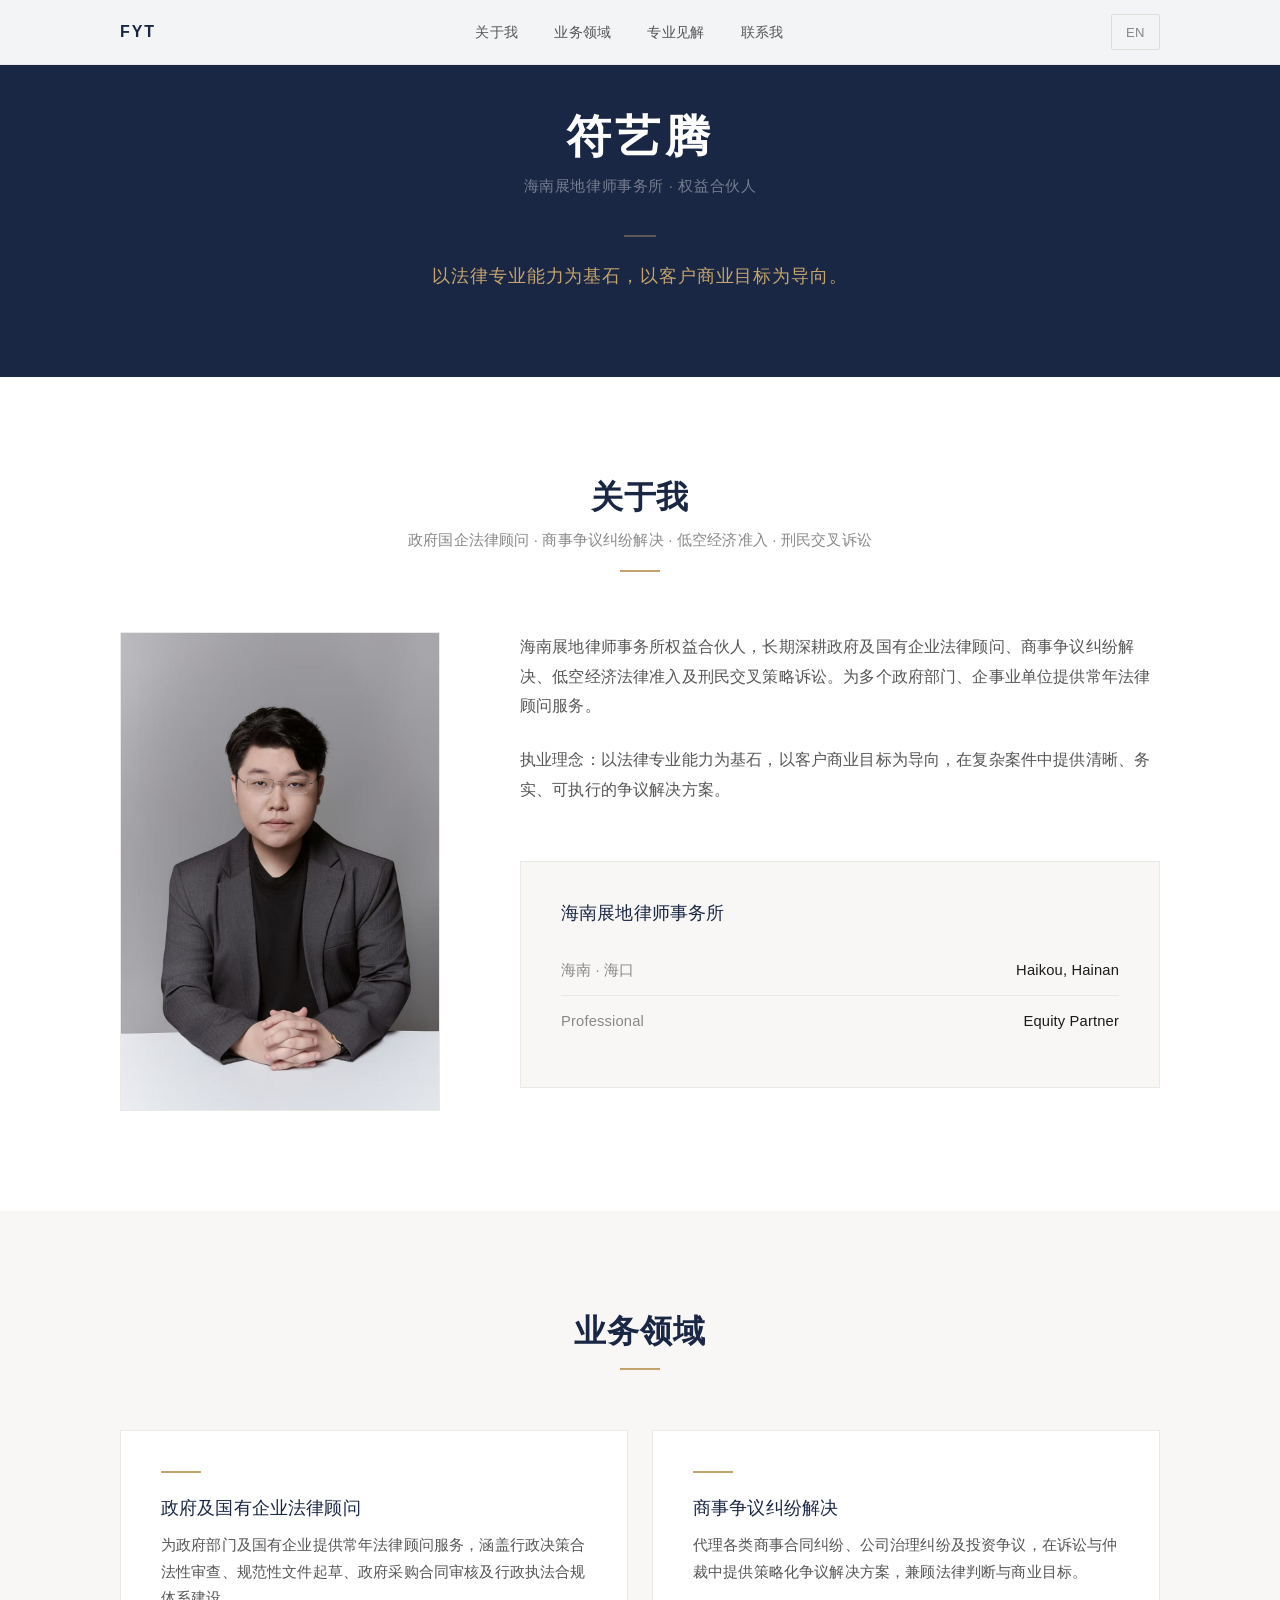
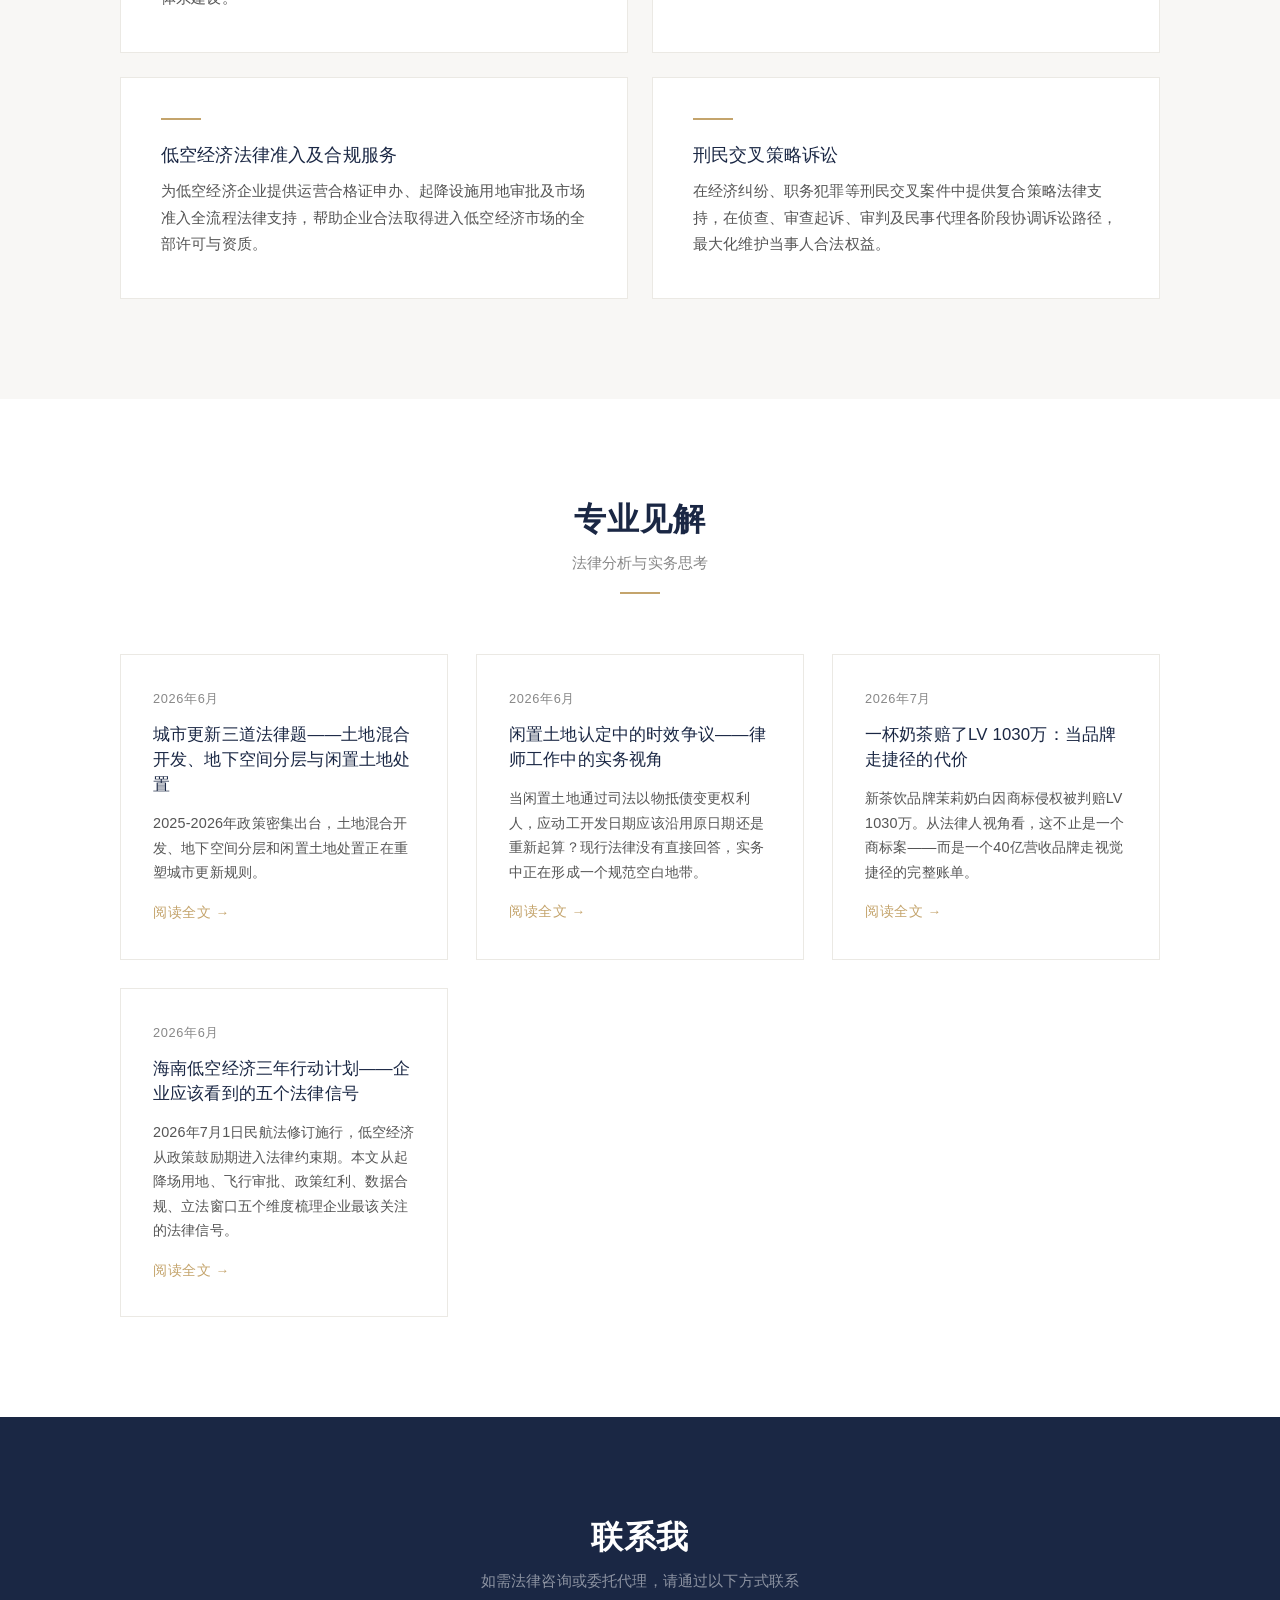
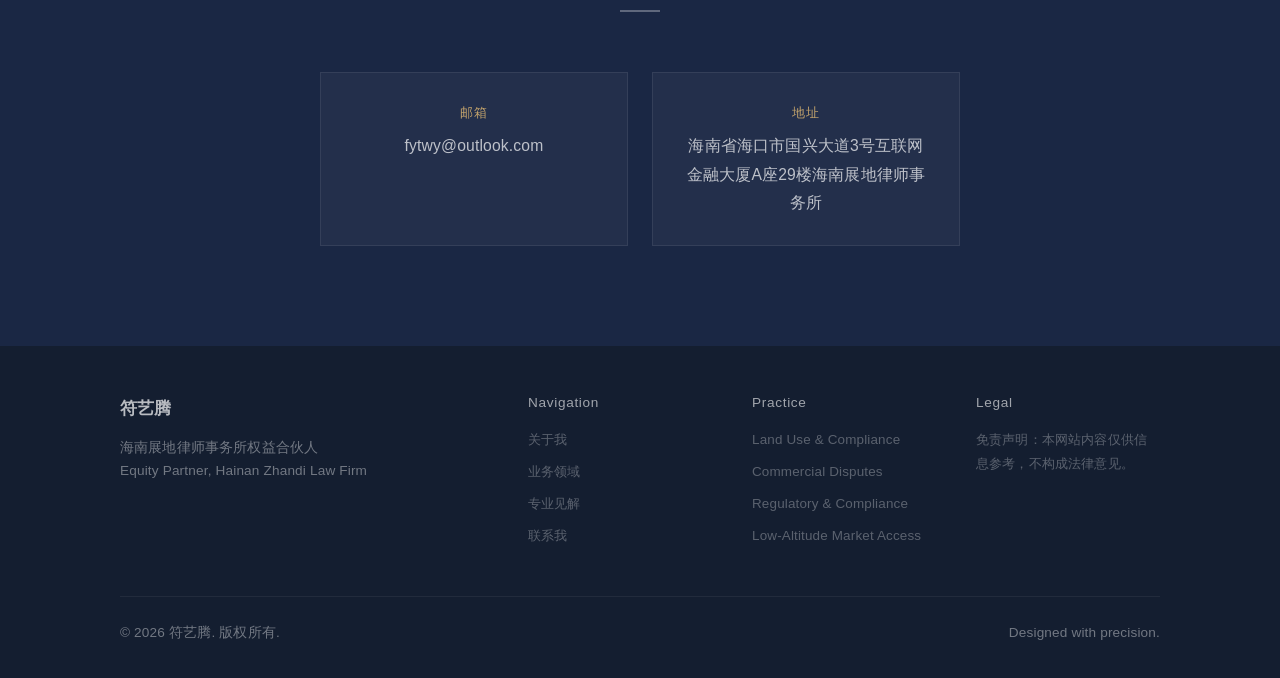
<file: index.html>
<!DOCTYPE html>
<html lang="zh-CN">
<head>
  <meta charset="UTF-8">
  <meta name="viewport" content="width=device-width, initial-scale=1.0">
  <meta name="description" content="符艺腾 — 海南展地律师事务所权益合伙人，专注土地利用与合规、商事争议解决、合规与政府监管及低空经济法律事务。">
  <meta name="keywords" content="符艺腾,律师,海口律师,海南律师,土地合规,商事争议解决,政府监管,低空经济">
  <title>符艺腾 | 权益合伙人</title>
  <link rel="stylesheet" href="css/style.css">
  <!-- Schema.org Person + Organization for GEO -->
  <script type="application/ld+json">
  {
    "@context": "https://schema.org",
    "@type": "Person",
    "name": "符艺腾",
    "alternateName": "Lawyer Teng",
    "jobTitle": "权益合伙人",
    "worksFor": {
      "@type": "Organization",
      "name": "海南展地律师事务所",
      "alternateName": "Hainan Zhandi Law Firm",
      "address": {
        "@type": "PostalAddress",
        "addressLocality": "海口",
        "addressRegion": "海南",
        "addressCountry": "CN"
      }
    },
    "url": "https://fulvquan.cn",
    "knowsAbout": [
      "政府及国有企业法律顾问",
      "商事争议纠纷解决",
      "低空经济法律准入及合规服务",
      "刑民交叉策略诉讼",
      "闲置土地处置",
      "商品房买卖合同纠纷",
      "海南自贸港法律"
    ],
    "description": "海南展地律师事务所权益合伙人，专注于政府法律顾问、低空经济法律合规、闲置土地处置及刑民交叉策略诉讼。"
  }
  </script>
  <link rel="icon" href="data:image/svg+xml,<svg xmlns='http://www.w3.org/2000/svg' viewBox='0 0 100 100'><text y='.9em' font-size='90'>⚖</text></svg>">
</head>
<body>

<!-- Navigation -->
<nav class="nav">
  <div class="container">
    <a href="#" class="nav-brand">FYT</a>
    <ul class="nav-links">
      <li><a href="#about" data-i18n="nav.about">关于我</a></li>
      <li><a href="#practice" data-i18n="nav.practice">业务领域</a></li>
      <li><a href="#insights" data-i18n="nav.insights">专业见解</a></li>
      <li><a href="#contact" data-i18n="nav.contact">联系我</a></li>
      <li class="lang-mobile"><button id="lang-toggle-mobile" class="lang-toggle" data-i18n="lang.switch">EN</button></li>
    </ul>
    <div style="display:flex;align-items:center;gap:12px;">
      <button id="lang-toggle" class="lang-toggle" data-i18n="lang.switch">EN</button>
      <button class="nav-mobile-btn" aria-label="Menu">
        <span></span><span></span><span></span>
      </button>
    </div>
  </div>
</nav>

<!-- Hero Section -->
<section class="hero">
  <div class="container hero-content">
    <h1 data-i18n="hero.name">符艺腾</h1>
    <p class="hero-tagline" data-i18n="hero.tagline">海南展地律师事务所 · 权益合伙人</p>
    <blockquote class="hero-quote" data-i18n="hero.quote">以法律专业能力为基石，以客户商业目标为导向。</blockquote>
  </div>
</section>

<!-- About Section -->
<section id="about" class="about">
  <div class="container">
    <div class="section-title fade-in">
      <h2 data-i18n="about.heading">关于我</h2>
      <p class="subtitle" data-i18n="about.tagline">政府法律顾问 · 商事争议解决</p>
      <span class="line"></span>
    </div>
    <div class="about-grid fade-in">
      <div class="about-photo">
        <img src="images/photo.jpg" alt="符艺腾">
      </div>
      <div class="about-right">
        <div class="about-text">
          <p data-i18n="about.p1">海南展地律师事务所权益合伙人，长期深耕政府及国有企业法律顾问、商事争议纠纷解决、低空经济法律准入及刑民交叉策略诉讼。为多个政府部门、企事业单位提供常年法律顾问服务。</p>
          <p data-i18n="about.p2">执业理念：以法律专业能力为基石，以客户商业目标为导向，在复杂案件中提供清晰、务实、可执行的争议解决方案。</p>
        </div>
        <div class="about-info">
          <h3 data-i18n="about.firm">海南展地律师事务所</h3>
          <div class="about-info-item">
            <span class="label" data-i18n="about.location">海南 · 海口</span>
            <span class="value">Haikou, Hainan</span>
          </div>
          <div class="about-info-item">
            <span class="label">Professional</span>
            <span class="value">Equity Partner</span>
          </div>
        </div>
      </div>
    </div>
  </div>
</section>

<!-- Practice Areas -->
<section id="practice" class="practice">
  <div class="container">
    <div class="section-title fade-in">
      <h2 data-i18n="practice.heading">业务领域</h2>
      <span class="line"></span>
    </div>
    <div class="practice-grid">
      <div class="practice-card fade-in">
        <div class="card-icon"></div>
        <h3 data-i18n="practice.gov">政府及国有企业法律顾问</h3>
        <p data-i18n="practice.gov.desc">为政府部门及国有企业提供常年法律顾问服务，涵盖行政决策合法性审查、规范性文件起草、政府采购合同审核及行政执法合规体系建设。</p>
      </div>
      <div class="practice-card fade-in">
        <div class="card-icon"></div>
        <h3 data-i18n="practice.commercial">商事争议纠纷解决</h3>
        <p data-i18n="practice.commercial.desc">代理各类商事合同纠纷、公司治理纠纷及投资争议，在诉讼与仲裁中提供策略化争议解决方案，兼顾法律判断与商业目标。</p>
      </div>
      <div class="practice-card fade-in">
        <div class="card-icon"></div>
        <h3 data-i18n="practice.lowaltitude">低空经济法律准入及合规服务</h3>
        <p data-i18n="practice.lowaltitude.desc">为低空经济企业提供运营合格证申办、起降设施用地审批及市场准入全流程法律支持，帮助企业合法取得进入低空经济市场的全部许可与资质。</p>
      </div>
      <div class="practice-card fade-in">
        <div class="card-icon"></div>
        <h3 data-i18n="practice.criminal">刑民交叉策略诉讼</h3>
        <p data-i18n="practice.criminal.desc">在经济纠纷、职务犯罪等刑民交叉案件中提供复合策略法律支持，在侦查、审查起诉、审判及民事代理各阶段协调诉讼路径，最大化维护当事人合法权益。</p>
      </div>
    </div>
  </div>
</section>

<!-- Insights Section -->
<section id="insights" class="insights">
  <div class="container">
    <div class="section-title fade-in">
      <h2 data-i18n="insights.heading">专业见解</h2>
      <p class="subtitle" data-i18n="insights.subtitle">法律分析与实务思考</p>
      <span class="line"></span>
    </div>
    <div class="insights-grid">
      <article class="insight-card fade-in">
        <a href="articles/urban-renewal-legal.html" class="insight-link">
          <div class="insight-date">2026年6月</div>
          <h3>城市更新三道法律题——土地混合开发、地下空间分层与闲置土地处置</h3>
          <p>2025-2026年政策密集出台，土地混合开发、地下空间分层和闲置土地处置正在重塑城市更新规则。</p>
          <span class="read-more">阅读全文 →</span>
        </a>
      </article>
      <article class="insight-card fade-in">
        <a href="articles/idle-land-timeliness.html" class="insight-link">
          <div class="insight-date">2026年6月</div>
          <h3>闲置土地认定中的时效争议——律师工作中的实务视角</h3>
          <p>当闲置土地通过司法以物抵债变更权利人，应动工开发日期应该沿用原日期还是重新起算？现行法律没有直接回答，实务中正在形成一个规范空白地带。</p>
          <span class="read-more">阅读全文 →</span>
        </a>
      </article>
      <article class="insight-card fade-in">
        <a href="articles/lv-jasmine-trademark.html" class="insight-link">
          <div class="insight-date">2026年7月</div>
          <h3>一杯奶茶赔了LV 1030万：当品牌走捷径的代价</h3>
          <p>新茶饮品牌茉莉奶白因商标侵权被判赔LV 1030万。从法律人视角看，这不止是一个商标案——而是一个40亿营收品牌走视觉捷径的完整账单。</p>
          <span class="read-more">阅读全文 →</span>
        </a>
      </article>
      <article class="insight-card fade-in">
        <a href="articles/low-altitude-economy.html" class="insight-link">
          <div class="insight-date" data-i18n="insights.article3.date">2026年6月</div>
          <h3 data-i18n="insights.article3.title">海南低空经济三年行动计划——企业应该看到的五个法律信号</h3>
          <p data-i18n="insights.article3.desc">2026年7月1日民航法修订施行，低空经济从政策鼓励期进入法律约束期。本文从起降场用地、飞行审批、政策红利、数据合规、立法窗口五个维度梳理企业最该关注的法律信号。</p>
          <span class="read-more" data-i18n="insights.read">阅读全文 →</span>
        </a>
      </article>
    </div>
  </div>
</section>

<!-- Contact Section -->
<section id="contact" class="contact">
  <div class="container">
    <div class="section-title fade-in">
      <h2 data-i18n="contact.heading">联系我</h2>
      <p class="subtitle" data-i18n="contact.subtitle">如需法律咨询或委托代理，请通过以下方式联系</p>
      <span class="line" style="background:rgba(255,255,255,0.3);"></span>
    </div>
    <div class="contact-grid fade-in">
      <div class="contact-card">
        <div class="contact-label" data-i18n="contact.email">邮箱</div>
        <div class="contact-value">fytwy@outlook.com</div>
      </div>
      <div class="contact-card">
        <div class="contact-label" data-i18n="contact.address">地址</div>
        <div class="contact-value" data-i18n="contact.address.val">海南省海口市国兴大道3号互联网金融大厦A座29楼海南展地律师事务所</div>
      </div>
    </div>
  </div>
</section>

<!-- Footer -->
<footer class="footer">
  <div class="container">
    <div class="footer-grid">
      <div>
        <div class="footer-brand">符艺腾</div>
        <p>海南展地律师事务所权益合伙人<br>Equity Partner, Hainan Zhandi Law Firm</p>
      </div>
      <div class="footer-nav">
        <h4>Navigation</h4>
        <a href="#about" data-i18n="nav.about">关于我</a>
        <a href="#practice" data-i18n="nav.practice">业务领域</a>
        <a href="#insights" data-i18n="nav.insights">专业见解</a>
        <a href="#contact" data-i18n="nav.contact">联系我</a>
      </div>
      <div class="footer-nav">
        <h4>Practice</h4>
        <a href="#practice">Land Use &amp; Compliance</a>
        <a href="#practice">Commercial Disputes</a>
        <a href="#practice">Regulatory &amp; Compliance</a>
        <a href="#practice">Low-Altitude Market Access</a>
      </div>
      <div class="footer-nav">
        <h4>Legal</h4>
        <a href="#" data-i18n="footer.disclaimer">免责声明</a>
      </div>
    </div>
    <div class="footer-bottom">
      <span>&copy; 2026 符艺腾. <span data-i18n="footer.rights">版权所有</span>.</span>
      <span>Designed with precision.</span>
    </div>
  </div>
</footer>

<script src="js/i18n.js"></script>
<script src="js/main.js"></script>
</body>
</html>
</file>
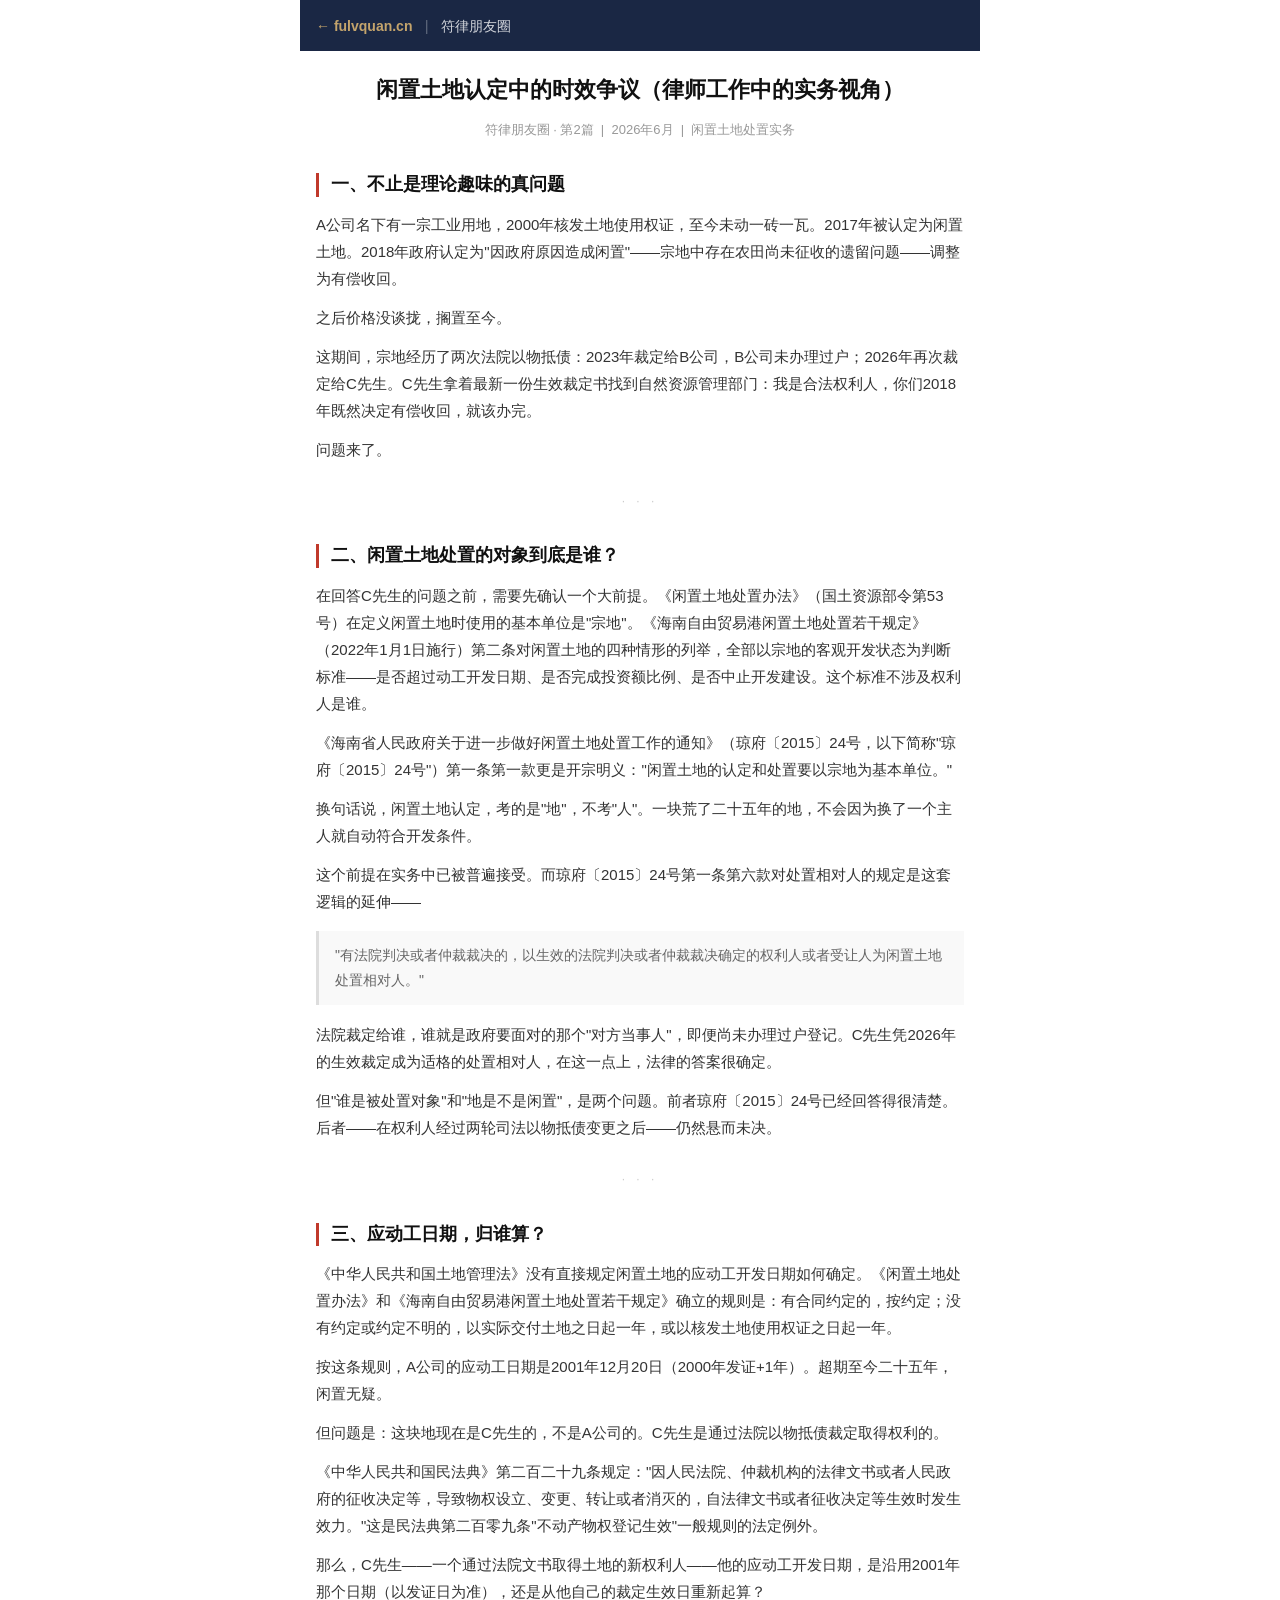
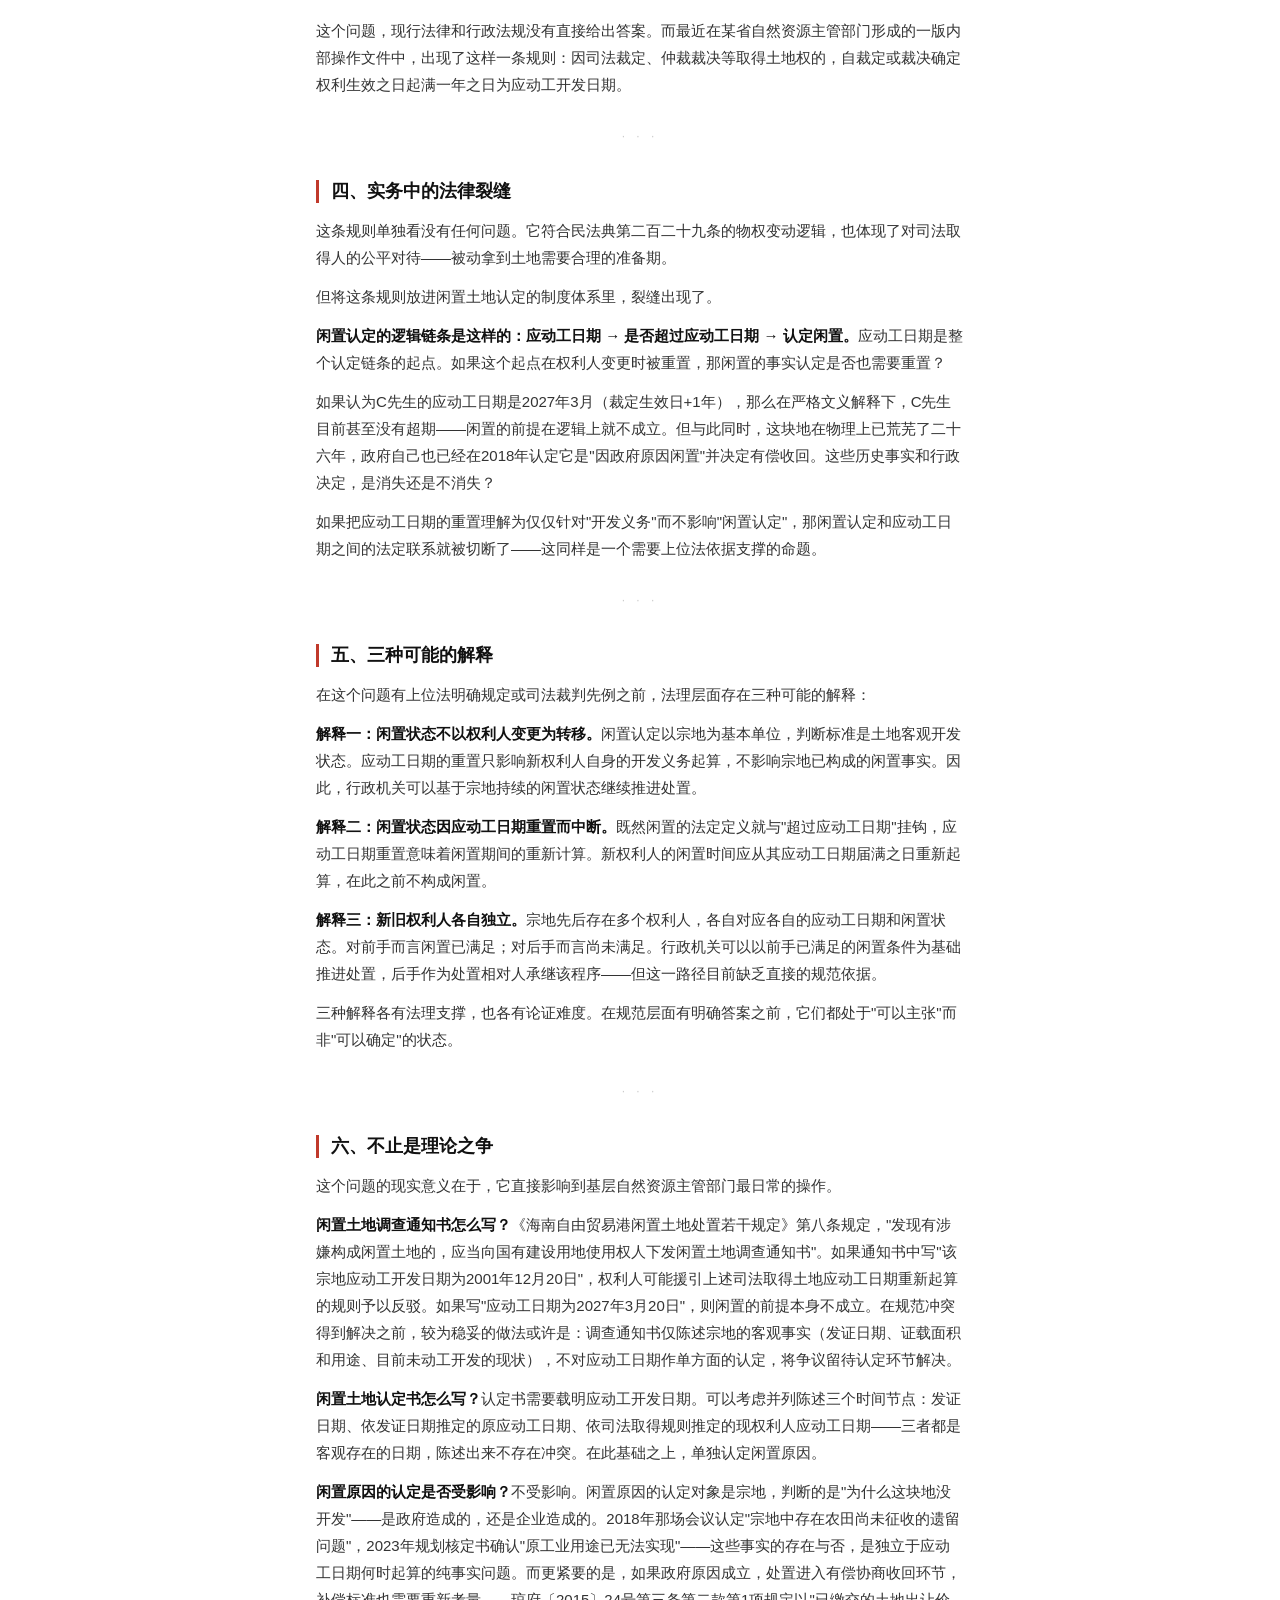
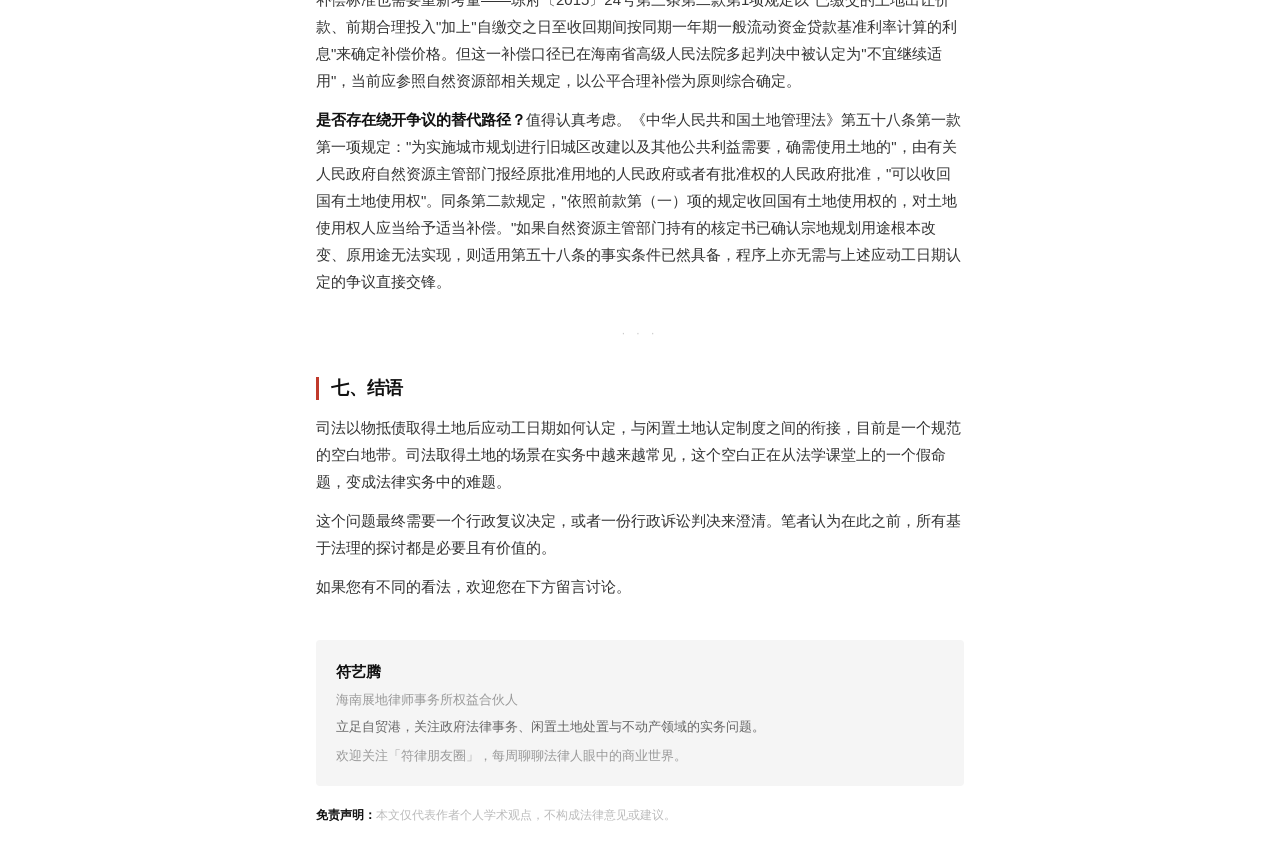
<file: articles/idle-land-timeliness.html>
<!DOCTYPE html>
<html lang="zh-CN">
<head>
<meta charset="UTF-8">
<meta name="viewport" content="width=device-width, initial-scale=1.0">
<title>闲置土地认定中的时效争议——律师工作中的实务视角 | 符律朋友圈</title>
<meta name="description" content="当闲置土地通过司法以物抵债变更权利人，应动工开发日期应该沿用原日期还是重新起算？现行法律没有直接回答，实务中正在形成一个规范空白地带。">
<!-- Schema.org Article for GEO -->
<script type="application/ld+json">
{
  "@context": "https://schema.org",
  "@type": "Article",
  "headline": "闲置土地认定中的时效争议——律师工作中的实务视角",
  "description": "当闲置土地通过司法以物抵债变更权利人，应动工开发日期应该沿用原日期还是重新起算？现行法律没有直接回答，实务中正在形成一个规范空白地带。",
  "datePublished": "2026-06-15T08:00:00+08:00",
  "dateModified": "2026-06-15T08:00:00+08:00",
  "author": {
    "@type": "Person",
    "name": "符艺腾",
    "jobTitle": "权益合伙人",
    "worksFor": {
      "@type": "Organization",
      "name": "海南展地律师事务所"
    },
    "url": "https://fulvquan.cn"
  },
  "publisher": {
    "@type": "Organization",
    "name": "符律朋友圈",
    "url": "https://fulvquan.cn"
  },
  "mainEntityOfPage": {
    "@type": "WebPage",
    "@id": "https://fulvquan.cn/articles/idle-land-timeliness.html"
  },
  "keywords": ["闲置土地", "时效争议", "以物抵债", "应动工开发日期", "海南自贸港", "闲置土地处置办法", "政府原因"],
  "inLanguage": "zh-CN",
  "about": {
    "@type": "Thing",
    "name": "闲置土地处置",
    "description": "海南自贸港闲置土地认定与处置中涉及以物抵债取得土地后的时效争议法律分析"
  }
}
</script>
<style>
.site-nav { background:#1a2744; padding:12px 16px; margin:-20px -16px 24px; }
.site-nav a { color:rgba(255,255,255,0.8); font-size:14px; text-decoration:none; }
.site-nav a:hover { color:#c4a46c; }
.site-home { color:#c4a46c!important; font-weight:600; }
* { margin: 0; padding: 0; box-sizing: border-box; }
body {
  font-family: -apple-system, BlinkMacSystemFont, "Segoe UI", "PingFang SC", "Hiragino Sans GB", "Microsoft YaHei", sans-serif;
  font-size: 15px;
  line-height: 1.8;
  color: #333;
  max-width: 680px;
  margin: 0 auto;
  padding: 20px 16px 40px;
  background: #fff;
}
.title {
  font-size: 22px;
  font-weight: 700;
  color: #111;
  line-height: 1.4;
  margin-bottom: 12px;
  text-align: center;
}
.meta {
  font-size: 13px;
  color: #999;
  text-align: center;
  margin-bottom: 28px;
}
.section-title {
  font-size: 18px;
  font-weight: 700;
  color: #111;
  margin: 32px 0 14px;
  padding-left: 12px;
  border-left: 3px solid #c0392b;
  line-height: 1.3;
}
p {
  margin-bottom: 16px;
  text-indent: 0;
}
p + p {
  margin-top: -4px;
}
strong { color: #111; }
blockquote {
  margin: 16px 0;
  padding: 12px 16px;
  background: #f9f9f9;
  border-left: 3px solid #ddd;
  color: #666;
  font-size: 14px;
}
.highlight {
  background: linear-gradient(to bottom, transparent 60%, #fff3cd 60%);
  padding: 0 2px;
}
.divider {
  text-align: center;
  color: #ccc;
  margin: 28px 0;
  font-size: 12px;
  letter-spacing: 4px;
}
.author-box {
  margin-top: 40px;
  padding: 20px;
  background: #f5f5f5;
  border-radius: 4px;
  font-size: 13px;
  line-height: 1.6;
}
.author-box .name {
  font-size: 15px;
  font-weight: 700;
  color: #111;
}
.author-box .label {
  color: #999;
  margin: 6px 0;
}
.disclaimer {
  margin-top: 20px;
  font-size: 12px;
  color: #bbb;
  line-height: 1.6;
}
</style>
</head>
<body>

<div class="site-nav">
  <a href="/" class="site-home">← fulvquan.cn</a>
  <span style="color:rgba(255,255,255,0.3);margin:0 8px;">|</span>
  <a href="/">符律朋友圈</a>
</div>

<div class="title">闲置土地认定中的时效争议（律师工作中的实务视角）</div>

<div class="meta">符律朋友圈 · 第2篇 &nbsp;|&nbsp; 2026年6月 &nbsp;|&nbsp; 闲置土地处置实务</div>

<div class="section-title">一、不止是理论趣味的真问题</div>

<p>A公司名下有一宗工业用地，2000年核发土地使用权证，至今未动一砖一瓦。2017年被认定为闲置土地。2018年政府认定为"因政府原因造成闲置"——宗地中存在农田尚未征收的遗留问题——调整为有偿收回。</p>

<p>之后价格没谈拢，搁置至今。</p>

<p>这期间，宗地经历了两次法院以物抵债：2023年裁定给B公司，B公司未办理过户；2026年再次裁定给C先生。C先生拿着最新一份生效裁定书找到自然资源管理部门：我是合法权利人，你们2018年既然决定有偿收回，就该办完。</p>

<p>问题来了。</p>

<div class="divider">· · ·</div>

<div class="section-title">二、闲置土地处置的对象到底是谁？</div>

<p>在回答C先生的问题之前，需要先确认一个大前提。《闲置土地处置办法》（国土资源部令第53号）在定义闲置土地时使用的基本单位是"宗地"。《海南自由贸易港闲置土地处置若干规定》（2022年1月1日施行）第二条对闲置土地的四种情形的列举，全部以宗地的客观开发状态为判断标准——是否超过动工开发日期、是否完成投资额比例、是否中止开发建设。这个标准不涉及权利人是谁。</p>

<p>《海南省人民政府关于进一步做好闲置土地处置工作的通知》（琼府〔2015〕24号，以下简称"琼府〔2015〕24号"）第一条第一款更是开宗明义："闲置土地的认定和处置要以宗地为基本单位。"</p>

<p>换句话说，闲置土地认定，考的是"地"，不考"人"。一块荒了二十五年的地，不会因为换了一个主人就自动符合开发条件。</p>

<p>这个前提在实务中已被普遍接受。而琼府〔2015〕24号第一条第六款对处置相对人的规定是这套逻辑的延伸——</p>

<blockquote>"有法院判决或者仲裁裁决的，以生效的法院判决或者仲裁裁决确定的权利人或者受让人为闲置土地处置相对人。"</blockquote>

<p>法院裁定给谁，谁就是政府要面对的那个"对方当事人"，即便尚未办理过户登记。C先生凭2026年的生效裁定成为适格的处置相对人，在这一点上，法律的答案很确定。</p>

<p>但"谁是被处置对象"和"地是不是闲置"，是两个问题。前者琼府〔2015〕24号已经回答得很清楚。后者——在权利人经过两轮司法以物抵债变更之后——仍然悬而未决。</p>

<div class="divider">· · ·</div>

<div class="section-title">三、应动工日期，归谁算？</div>

<p>《中华人民共和国土地管理法》没有直接规定闲置土地的应动工开发日期如何确定。《闲置土地处置办法》和《海南自由贸易港闲置土地处置若干规定》确立的规则是：有合同约定的，按约定；没有约定或约定不明的，以实际交付土地之日起一年，或以核发土地使用权证之日起一年。</p>

<p>按这条规则，A公司的应动工日期是2001年12月20日（2000年发证+1年）。超期至今二十五年，闲置无疑。</p>

<p>但问题是：这块地现在是C先生的，不是A公司的。C先生是通过法院以物抵债裁定取得权利的。</p>

<p>《中华人民共和国民法典》第二百二十九条规定："因人民法院、仲裁机构的法律文书或者人民政府的征收决定等，导致物权设立、变更、转让或者消灭的，自法律文书或者征收决定等生效时发生效力。"这是民法典第二百零九条"不动产物权登记生效"一般规则的法定例外。</p>

<p>那么，C先生——一个通过法院文书取得土地的新权利人——他的应动工开发日期，是沿用2001年那个日期（以发证日为准），还是从他自己的裁定生效日重新起算？</p>

<p>这个问题，现行法律和行政法规没有直接给出答案。而最近在某省自然资源主管部门形成的一版内部操作文件中，出现了这样一条规则：因司法裁定、仲裁裁决等取得土地权的，自裁定或裁决确定权利生效之日起满一年之日为应动工开发日期。</p>

<div class="divider">· · ·</div>

<div class="section-title">四、实务中的法律裂缝</div>

<p>这条规则单独看没有任何问题。它符合民法典第二百二十九条的物权变动逻辑，也体现了对司法取得人的公平对待——被动拿到土地需要合理的准备期。</p>

<p>但将这条规则放进闲置土地认定的制度体系里，裂缝出现了。</p>

<p><strong>闲置认定的逻辑链条是这样的：应动工日期 → 是否超过应动工日期 → 认定闲置。</strong>应动工日期是整个认定链条的起点。如果这个起点在权利人变更时被重置，那闲置的事实认定是否也需要重置？</p>

<p>如果认为C先生的应动工日期是2027年3月（裁定生效日+1年），那么在严格文义解释下，C先生目前甚至没有超期——闲置的前提在逻辑上就不成立。但与此同时，这块地在物理上已荒芜了二十六年，政府自己也已经在2018年认定它是"因政府原因闲置"并决定有偿收回。这些历史事实和行政决定，是消失还是不消失？</p>

<p>如果把应动工日期的重置理解为仅仅针对"开发义务"而不影响"闲置认定"，那闲置认定和应动工日期之间的法定联系就被切断了——这同样是一个需要上位法依据支撑的命题。</p>

<div class="divider">· · ·</div>

<div class="section-title">五、三种可能的解释</div>

<p>在这个问题有上位法明确规定或司法裁判先例之前，法理层面存在三种可能的解释：</p>

<p><strong>解释一：闲置状态不以权利人变更为转移。</strong>闲置认定以宗地为基本单位，判断标准是土地客观开发状态。应动工日期的重置只影响新权利人自身的开发义务起算，不影响宗地已构成的闲置事实。因此，行政机关可以基于宗地持续的闲置状态继续推进处置。</p>

<p><strong>解释二：闲置状态因应动工日期重置而中断。</strong>既然闲置的法定定义就与"超过应动工日期"挂钩，应动工日期重置意味着闲置期间的重新计算。新权利人的闲置时间应从其应动工日期届满之日重新起算，在此之前不构成闲置。</p>

<p><strong>解释三：新旧权利人各自独立。</strong>宗地先后存在多个权利人，各自对应各自的应动工日期和闲置状态。对前手而言闲置已满足；对后手而言尚未满足。行政机关可以以前手已满足的闲置条件为基础推进处置，后手作为处置相对人承继该程序——但这一路径目前缺乏直接的规范依据。</p>

<p>三种解释各有法理支撑，也各有论证难度。在规范层面有明确答案之前，它们都处于"可以主张"而非"可以确定"的状态。</p>

<div class="divider">· · ·</div>

<div class="section-title">六、不止是理论之争</div>

<p>这个问题的现实意义在于，它直接影响到基层自然资源主管部门最日常的操作。</p>

<p><strong>闲置土地调查通知书怎么写？</strong>《海南自由贸易港闲置土地处置若干规定》第八条规定，"发现有涉嫌构成闲置土地的，应当向国有建设用地使用权人下发闲置土地调查通知书"。如果通知书中写"该宗地应动工开发日期为2001年12月20日"，权利人可能援引上述司法取得土地应动工日期重新起算的规则予以反驳。如果写"应动工日期为2027年3月20日"，则闲置的前提本身不成立。在规范冲突得到解决之前，较为稳妥的做法或许是：调查通知书仅陈述宗地的客观事实（发证日期、证载面积和用途、目前未动工开发的现状），不对应动工日期作单方面的认定，将争议留待认定环节解决。</p>

<p><strong>闲置土地认定书怎么写？</strong>认定书需要载明应动工开发日期。可以考虑并列陈述三个时间节点：发证日期、依发证日期推定的原应动工日期、依司法取得规则推定的现权利人应动工日期——三者都是客观存在的日期，陈述出来不存在冲突。在此基础之上，单独认定闲置原因。</p>

<p><strong>闲置原因的认定是否受影响？</strong>不受影响。闲置原因的认定对象是宗地，判断的是"为什么这块地没开发"——是政府造成的，还是企业造成的。2018年那场会议认定"宗地中存在农田尚未征收的遗留问题"，2023年规划核定书确认"原工业用途已无法实现"——这些事实的存在与否，是独立于应动工日期何时起算的纯事实问题。而更紧要的是，如果政府原因成立，处置进入有偿协商收回环节，补偿标准也需要重新考量——琼府〔2015〕24号第三条第二款第1项规定以"已缴交的土地出让价款、前期合理投入"加上"自缴交之日至收回期间按同期一年期一般流动资金贷款基准利率计算的利息"来确定补偿价格。但这一补偿口径已在海南省高级人民法院多起判决中被认定为"不宜继续适用"，当前应参照自然资源部相关规定，以公平合理补偿为原则综合确定。</p>

<p><strong>是否存在绕开争议的替代路径？</strong>值得认真考虑。《中华人民共和国土地管理法》第五十八条第一款第一项规定："为实施城市规划进行旧城区改建以及其他公共利益需要，确需使用土地的"，由有关人民政府自然资源主管部门报经原批准用地的人民政府或者有批准权的人民政府批准，"可以收回国有土地使用权"。同条第二款规定，"依照前款第（一）项的规定收回国有土地使用权的，对土地使用权人应当给予适当补偿。"如果自然资源主管部门持有的核定书已确认宗地规划用途根本改变、原用途无法实现，则适用第五十八条的事实条件已然具备，程序上亦无需与上述应动工日期认定的争议直接交锋。</p>

<div class="divider">· · ·</div>

<div class="section-title">七、结语</div>

<p>司法以物抵债取得土地后应动工日期如何认定，与闲置土地认定制度之间的衔接，目前是一个规范的空白地带。司法取得土地的场景在实务中越来越常见，这个空白正在从法学课堂上的一个假命题，变成法律实务中的难题。</p>

<p>这个问题最终需要一个行政复议决定，或者一份行政诉讼判决来澄清。笔者认为在此之前，所有基于法理的探讨都是必要且有价值的。</p>

<p>如果您有不同的看法，欢迎您在下方留言讨论。</p>

<div class="author-box">
  <div class="name">符艺腾</div>
  <div class="label">海南展地律师事务所权益合伙人</div>
  <div style="color:#666;">立足自贸港，关注政府法律事务、闲置土地处置与不动产领域的实务问题。</div>
  <div style="color:#999;margin-top:8px;">欢迎关注「符律朋友圈」，每周聊聊法律人眼中的商业世界。</div>
</div>

<div class="disclaimer">
  <strong>免责声明：</strong>本文仅代表作者个人学术观点，不构成法律意见或建议。
</div>

</body>
</html>
</file>
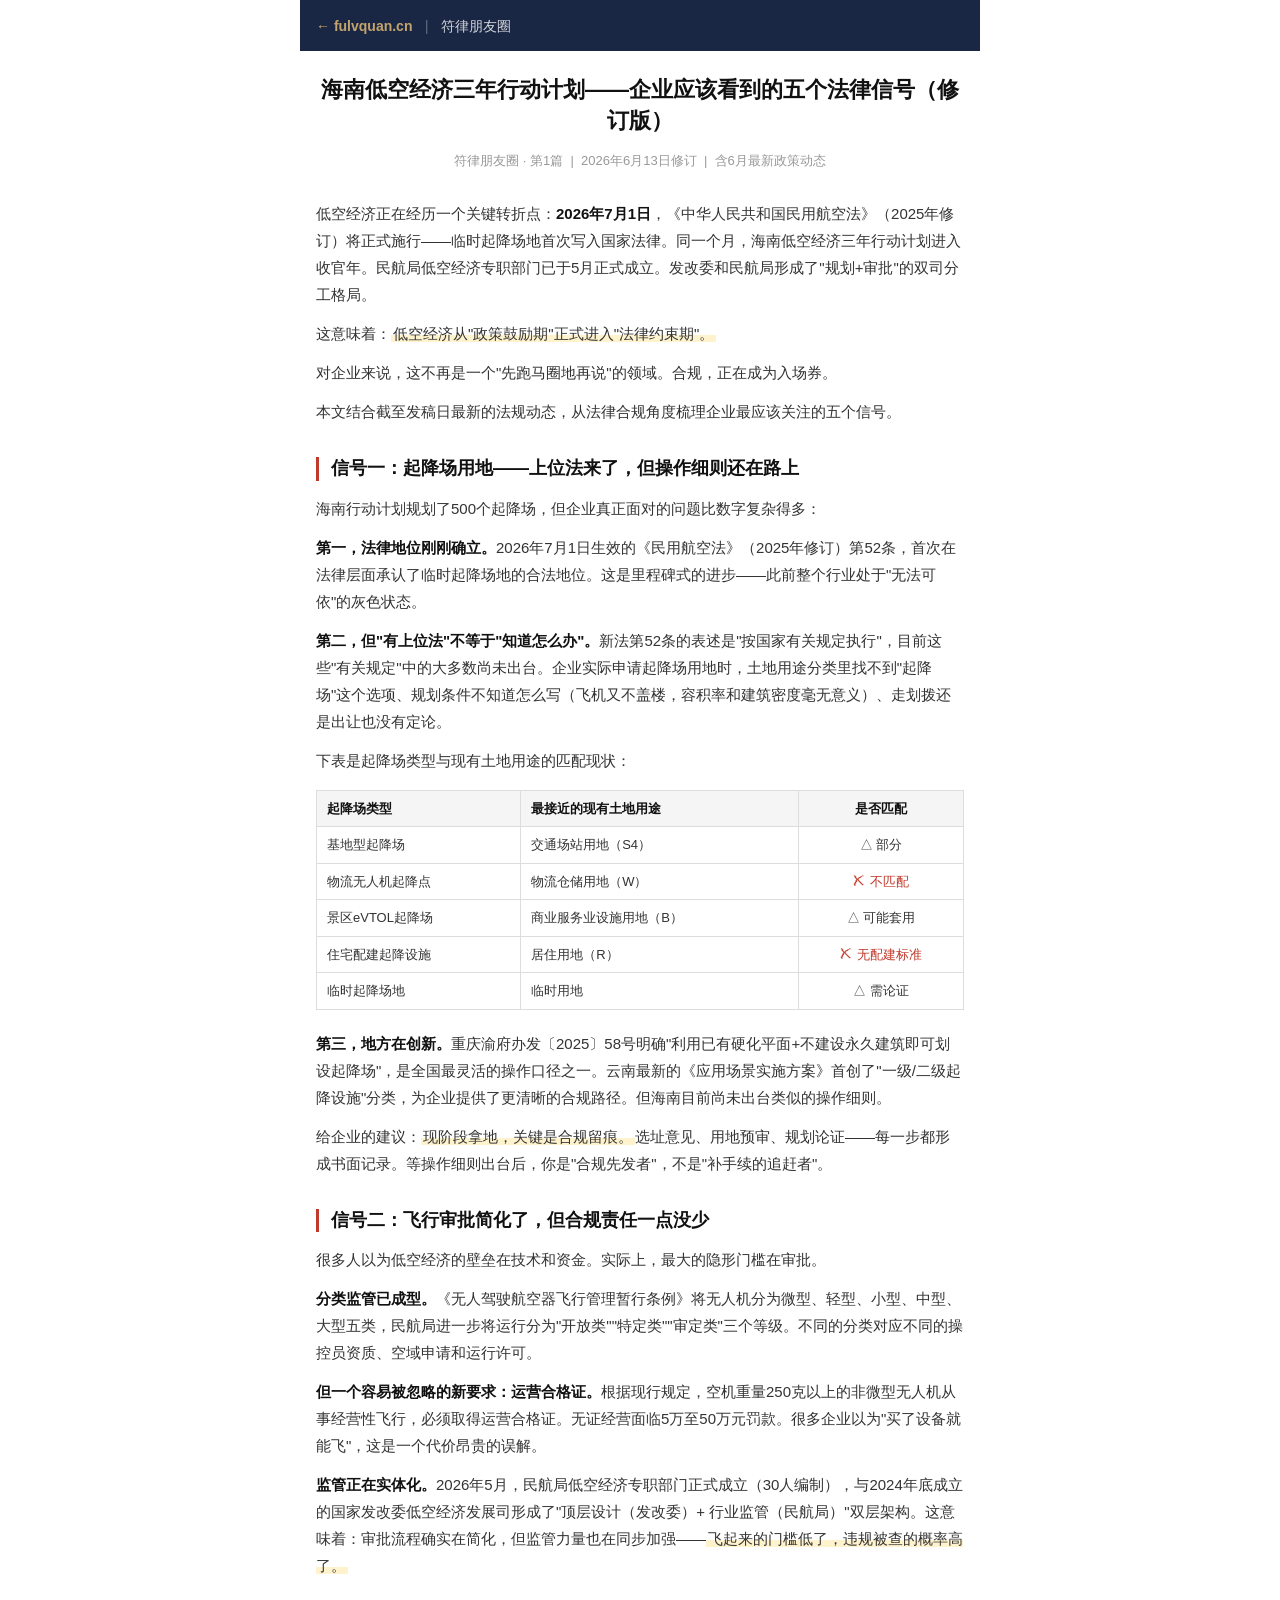
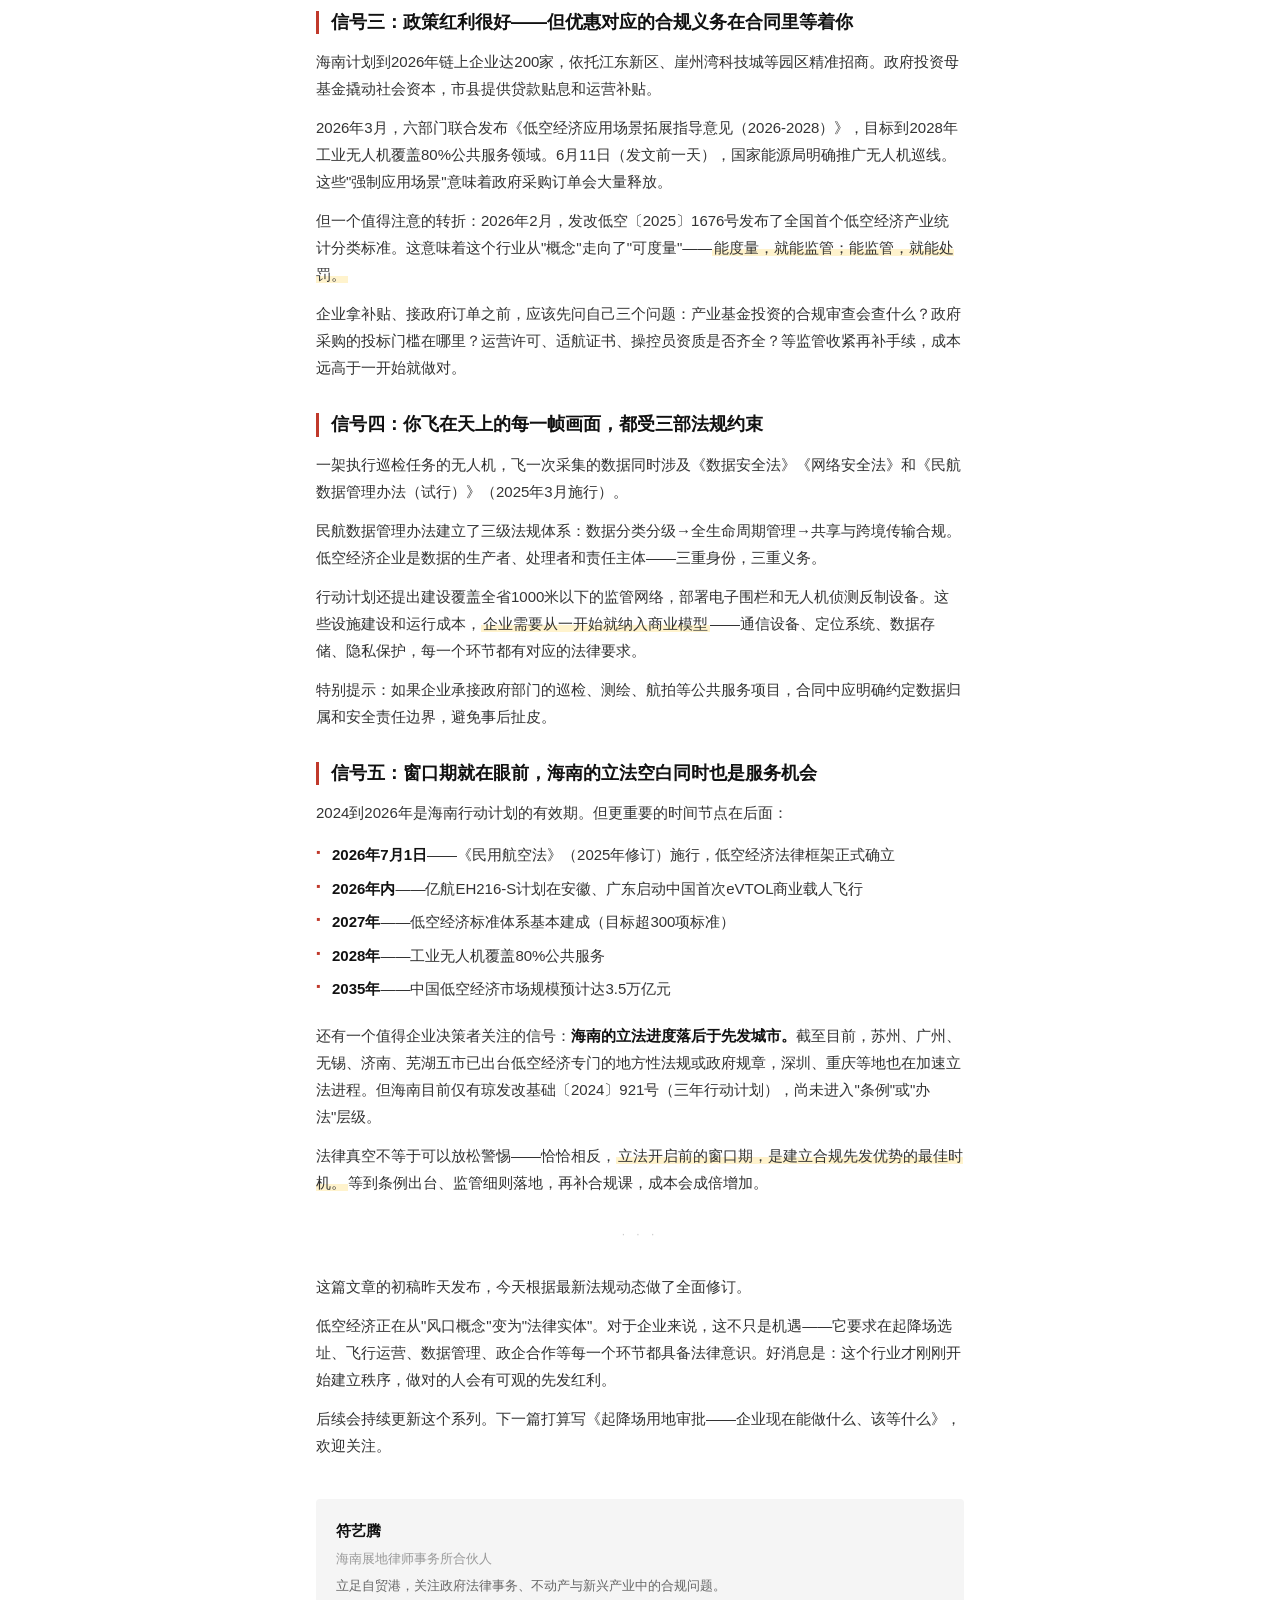
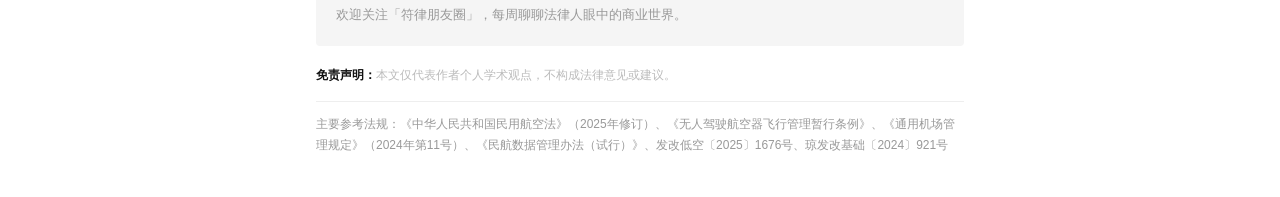
<file: articles/low-altitude-economy.html>
<!DOCTYPE html>
<html lang="zh-CN">
<head>
<meta charset="UTF-8">
<meta name="viewport" content="width=device-width, initial-scale=1.0">
<title>海南低空经济三年行动计划——企业应该看到的五个法律信号 | 符律朋友圈</title>
<meta name="description" content="2026年7月1日民航法修订施行，低空经济从政策鼓励期进入法律约束期。本文从起降场用地、飞行审批、政策红利、数据合规、立法窗口五个维度梳理企业最该关注的法律信号。">
<!-- Schema.org Article for GEO -->
<script type="application/ld+json">
{
  "@context": "https://schema.org",
  "@type": "Article",
  "headline": "海南低空经济三年行动计划——企业应该看到的五个法律信号（修订版）",
  "description": "2026年7月1日民航法修订施行，低空经济从政策鼓励期进入法律约束期。本文从起降场用地、飞行审批、政策红利、数据合规、立法窗口五个维度梳理企业最该关注的法律信号。",
  "datePublished": "2026-06-13T08:00:00+08:00",
  "dateModified": "2026-06-13T08:00:00+08:00",
  "author": {
    "@type": "Person",
    "name": "符艺腾",
    "jobTitle": "权益合伙人",
    "worksFor": {
      "@type": "Organization",
      "name": "海南展地律师事务所"
    },
    "url": "https://fulvquan.cn"
  },
  "publisher": {
    "@type": "Organization",
    "name": "符律朋友圈",
    "url": "https://fulvquan.cn"
  },
  "mainEntityOfPage": {
    "@type": "WebPage",
    "@id": "https://fulvquan.cn/articles/low-altitude-economy.html"
  },
  "keywords": ["低空经济", "法律合规", "海南自贸港", "民用航空法", "起降场用地", "飞行审批", "无人机", "运营合格证", "数据合规"],
  "inLanguage": "zh-CN",
  "about": {
    "@type": "Thing",
    "name": "低空经济法律合规",
    "description": "海南自贸港低空经济企业准入、运营合规及相关法律风险分析"
  }
}
</script>
<style>
.site-nav { background:#1a2744; padding:12px 16px; margin:-20px -16px 24px; }
.site-nav a { color:rgba(255,255,255,0.8); font-size:14px; text-decoration:none; }
.site-nav a:hover { color:#c4a46c; }
.site-home { color:#c4a46c!important; font-weight:600; }
* { margin: 0; padding: 0; box-sizing: border-box; }
body {
  font-family: -apple-system, BlinkMacSystemFont, "Segoe UI", "PingFang SC", "Hiragino Sans GB", "Microsoft YaHei", sans-serif;
  font-size: 15px;
  line-height: 1.8;
  color: #333;
  max-width: 680px;
  margin: 0 auto;
  padding: 20px 16px 40px;
  background: #fff;
}
.title {
  font-size: 22px;
  font-weight: 700;
  color: #111;
  line-height: 1.4;
  margin-bottom: 12px;
  text-align: center;
}
.meta {
  font-size: 13px;
  color: #999;
  text-align: center;
  margin-bottom: 28px;
}
.section-title {
  font-size: 18px;
  font-weight: 700;
  color: #111;
  margin: 32px 0 14px;
  padding-left: 12px;
  border-left: 3px solid #c0392b;
  line-height: 1.3;
}
p {
  margin-bottom: 16px;
  text-indent: 0;
}
p + p {
  margin-top: -4px;
}
strong { color: #111; }
blockquote {
  margin: 16px 0;
  padding: 12px 16px;
  background: #f9f9f9;
  border-left: 3px solid #ddd;
  color: #666;
  font-size: 14px;
}
.highlight {
  background: linear-gradient(to bottom, transparent 60%, #fff3cd 60%);
  padding: 0 2px;
}
.bullet-list {
  margin: 12px 0 20px;
  padding-left: 0;
  list-style: none;
}
.bullet-list li {
  position: relative;
  padding-left: 16px;
  margin-bottom: 8px;
  line-height: 1.7;
}
.bullet-list li::before {
  content: "▪";
  position: absolute;
  left: 0;
  top: 0;
  color: #c0392b;
  font-size: 12px;
}
table {
  width: 100%;
  border-collapse: collapse;
  margin: 16px 0 20px;
  font-size: 13px;
}
table th, table td {
  border: 1px solid #ddd;
  padding: 8px 10px;
  text-align: left;
  line-height: 1.5;
}
table th {
  background: #f5f5f5;
  font-weight: 600;
  color: #111;
}
.divider {
  text-align: center;
  color: #ccc;
  margin: 28px 0;
  font-size: 12px;
  letter-spacing: 4px;
}
.author-box {
  margin-top: 40px;
  padding: 20px;
  background: #f5f5f5;
  border-radius: 4px;
  font-size: 13px;
  line-height: 1.6;
}
.author-box .name {
  font-size: 15px;
  font-weight: 700;
  color: #111;
}
.author-box .label {
  color: #999;
  margin: 6px 0;
}
.disclaimer {
  margin-top: 20px;
  font-size: 12px;
  color: #bbb;
  line-height: 1.6;
}
.footnote {
  font-size: 12px;
  color: #999;
  margin-top: 16px;
  padding-top: 12px;
  border-top: 1px solid #eee;
}
</style>
</head>
<body>

<div class="site-nav">
  <a href="/" class="site-home">← fulvquan.cn</a>
  <span style="color:rgba(255,255,255,0.3);margin:0 8px;">|</span>
  <a href="/">符律朋友圈</a>
</div>

<div class="title">海南低空经济三年行动计划——企业应该看到的五个法律信号（修订版）</div>

<div class="meta">符律朋友圈 · 第1篇 &nbsp;|&nbsp; 2026年6月13日修订 &nbsp;|&nbsp; 含6月最新政策动态</div>

<p>低空经济正在经历一个关键转折点：<strong>2026年7月1日</strong>，《中华人民共和国民用航空法》（2025年修订）将正式施行——临时起降场地首次写入国家法律。同一个月，海南低空经济三年行动计划进入收官年。民航局低空经济专职部门已于5月正式成立。发改委和民航局形成了"规划+审批"的双司分工格局。</p>

<p>这意味着：<span class="highlight">低空经济从"政策鼓励期"正式进入"法律约束期"。</span></p>

<p>对企业来说，这不再是一个"先跑马圈地再说"的领域。合规，正在成为入场券。</p>

<p>本文结合截至发稿日最新的法规动态，从法律合规角度梳理企业最应该关注的五个信号。</p>

<div class="section-title">信号一：起降场用地——上位法来了，但操作细则还在路上</div>

<p>海南行动计划规划了500个起降场，但企业真正面对的问题比数字复杂得多：</p>

<p><strong>第一，法律地位刚刚确立。</strong>2026年7月1日生效的《民用航空法》（2025年修订）第52条，首次在法律层面承认了临时起降场地的合法地位。这是里程碑式的进步——此前整个行业处于"无法可依"的灰色状态。</p>

<p><strong>第二，但"有上位法"不等于"知道怎么办"。</strong>新法第52条的表述是"按国家有关规定执行"，目前这些"有关规定"中的大多数尚未出台。企业实际申请起降场用地时，土地用途分类里找不到"起降场"这个选项、规划条件不知道怎么写（飞机又不盖楼，容积率和建筑密度毫无意义）、走划拨还是出让也没有定论。</p>

<p>下表是起降场类型与现有土地用途的匹配现状：</p>

<table>
  <tr><th>起降场类型</th><th>最接近的现有土地用途</th><th style="text-align:center">是否匹配</th></tr>
  <tr><td>基地型起降场</td><td>交通场站用地（S4）</td><td style="text-align:center">△ 部分</td></tr>
  <tr><td>物流无人机起降点</td><td>物流仓储用地（W）</td><td style="text-align:center;color:#c0392b">✗ 不匹配</td></tr>
  <tr><td>景区eVTOL起降场</td><td>商业服务业设施用地（B）</td><td style="text-align:center">△ 可能套用</td></tr>
  <tr><td>住宅配建起降设施</td><td>居住用地（R）</td><td style="text-align:center;color:#c0392b">✗ 无配建标准</td></tr>
  <tr><td>临时起降场地</td><td>临时用地</td><td style="text-align:center">△ 需论证</td></tr>
</table>

<p><strong>第三，地方在创新。</strong>重庆渝府办发〔2025〕58号明确"利用已有硬化平面+不建设永久建筑即可划设起降场"，是全国最灵活的操作口径之一。云南最新的《应用场景实施方案》首创了"一级/二级起降设施"分类，为企业提供了更清晰的合规路径。但海南目前尚未出台类似的操作细则。</p>

<p>给企业的建议：<span class="highlight">现阶段拿地，关键是合规留痕。</span>选址意见、用地预审、规划论证——每一步都形成书面记录。等操作细则出台后，你是"合规先发者"，不是"补手续的追赶者"。</p>

<div class="section-title">信号二：飞行审批简化了，但合规责任一点没少</div>

<p>很多人以为低空经济的壁垒在技术和资金。实际上，最大的隐形门槛在审批。</p>

<p><strong>分类监管已成型。</strong>《无人驾驶航空器飞行管理暂行条例》将无人机分为微型、轻型、小型、中型、大型五类，民航局进一步将运行分为"开放类""特定类""审定类"三个等级。不同的分类对应不同的操控员资质、空域申请和运行许可。</p>

<p><strong>但一个容易被忽略的新要求：运营合格证。</strong>根据现行规定，空机重量250克以上的非微型无人机从事经营性飞行，必须取得运营合格证。无证经营面临5万至50万元罚款。很多企业以为"买了设备就能飞"，这是一个代价昂贵的误解。</p>

<p><strong>监管正在实体化。</strong>2026年5月，民航局低空经济专职部门正式成立（30人编制），与2024年底成立的国家发改委低空经济发展司形成了"顶层设计（发改委）+ 行业监管（民航局）"双层架构。这意味着：审批流程确实在简化，但监管力量也在同步加强——<span class="highlight">飞起来的门槛低了，违规被查的概率高了。</span></p>

<div class="section-title">信号三：政策红利很好——但优惠对应的合规义务在合同里等着你</div>

<p>海南计划到2026年链上企业达200家，依托江东新区、崖州湾科技城等园区精准招商。政府投资母基金撬动社会资本，市县提供贷款贴息和运营补贴。</p>

<p>2026年3月，六部门联合发布《低空经济应用场景拓展指导意见（2026-2028）》，目标到2028年工业无人机覆盖80%公共服务领域。6月11日（发文前一天），国家能源局明确推广无人机巡线。这些"强制应用场景"意味着政府采购订单会大量释放。</p>

<p>但一个值得注意的转折：2026年2月，发改低空〔2025〕1676号发布了全国首个低空经济产业统计分类标准。这意味着这个行业从"概念"走向了"可度量"——<span class="highlight">能度量，就能监管；能监管，就能处罚。</span></p>

<p>企业拿补贴、接政府订单之前，应该先问自己三个问题：产业基金投资的合规审查会查什么？政府采购的投标门槛在哪里？运营许可、适航证书、操控员资质是否齐全？等监管收紧再补手续，成本远高于一开始就做对。</p>

<div class="section-title">信号四：你飞在天上的每一帧画面，都受三部法规约束</div>

<p>一架执行巡检任务的无人机，飞一次采集的数据同时涉及《数据安全法》《网络安全法》和《民航数据管理办法（试行）》（2025年3月施行）。</p>

<p>民航数据管理办法建立了三级法规体系：数据分类分级→全生命周期管理→共享与跨境传输合规。低空经济企业是数据的生产者、处理者和责任主体——三重身份，三重义务。</p>

<p>行动计划还提出建设覆盖全省1000米以下的监管网络，部署电子围栏和无人机侦测反制设备。这些设施建设和运行成本，<span class="highlight">企业需要从一开始就纳入商业模型</span>——通信设备、定位系统、数据存储、隐私保护，每一个环节都有对应的法律要求。</p>

<p>特别提示：如果企业承接政府部门的巡检、测绘、航拍等公共服务项目，合同中应明确约定数据归属和安全责任边界，避免事后扯皮。</p>

<div class="section-title">信号五：窗口期就在眼前，海南的立法空白同时也是服务机会</div>

<p>2024到2026年是海南行动计划的有效期。但更重要的时间节点在后面：</p>

<ul class="bullet-list">
  <li><strong>2026年7月1日</strong>——《民用航空法》（2025年修订）施行，低空经济法律框架正式确立</li>
  <li><strong>2026年内</strong>——亿航EH216-S计划在安徽、广东启动中国首次eVTOL商业载人飞行</li>
  <li><strong>2027年</strong>——低空经济标准体系基本建成（目标超300项标准）</li>
  <li><strong>2028年</strong>——工业无人机覆盖80%公共服务</li>
  <li><strong>2035年</strong>——中国低空经济市场规模预计达3.5万亿元</li>
</ul>

<p>还有一个值得企业决策者关注的信号：<strong>海南的立法进度落后于先发城市。</strong>截至目前，苏州、广州、无锡、济南、芜湖五市已出台低空经济专门的地方性法规或政府规章，深圳、重庆等地也在加速立法进程。但海南目前仅有琼发改基础〔2024〕921号（三年行动计划），尚未进入"条例"或"办法"层级。</p>

<p>法律真空不等于可以放松警惕——恰恰相反，<span class="highlight">立法开启前的窗口期，是建立合规先发优势的最佳时机。</span>等到条例出台、监管细则落地，再补合规课，成本会成倍增加。</p>

<div class="divider">· · ·</div>

<p>这篇文章的初稿昨天发布，今天根据最新法规动态做了全面修订。</p>

<p>低空经济正在从"风口概念"变为"法律实体"。对于企业来说，这不只是机遇——它要求在起降场选址、飞行运营、数据管理、政企合作等每一个环节都具备法律意识。好消息是：这个行业才刚刚开始建立秩序，做对的人会有可观的先发红利。</p>

<p>后续会持续更新这个系列。下一篇打算写《起降场用地审批——企业现在能做什么、该等什么》，欢迎关注。</p>

<div class="author-box">
  <div class="name">符艺腾</div>
  <div class="label">海南展地律师事务所合伙人</div>
  <div style="color:#666;">立足自贸港，关注政府法律事务、不动产与新兴产业中的合规问题。</div>
  <div style="color:#999;margin-top:8px;">欢迎关注「符律朋友圈」，每周聊聊法律人眼中的商业世界。</div>
</div>

<div class="disclaimer">
  <strong>免责声明：</strong>本文仅代表作者个人学术观点，不构成法律意见或建议。
</div>

<div class="footnote">
  主要参考法规：《中华人民共和国民用航空法》（2025年修订）、《无人驾驶航空器飞行管理暂行条例》、《通用机场管理规定》（2024年第11号）、《民航数据管理办法（试行）》、发改低空〔2025〕1676号、琼发改基础〔2024〕921号
</div>

</body>
</html>
</file>
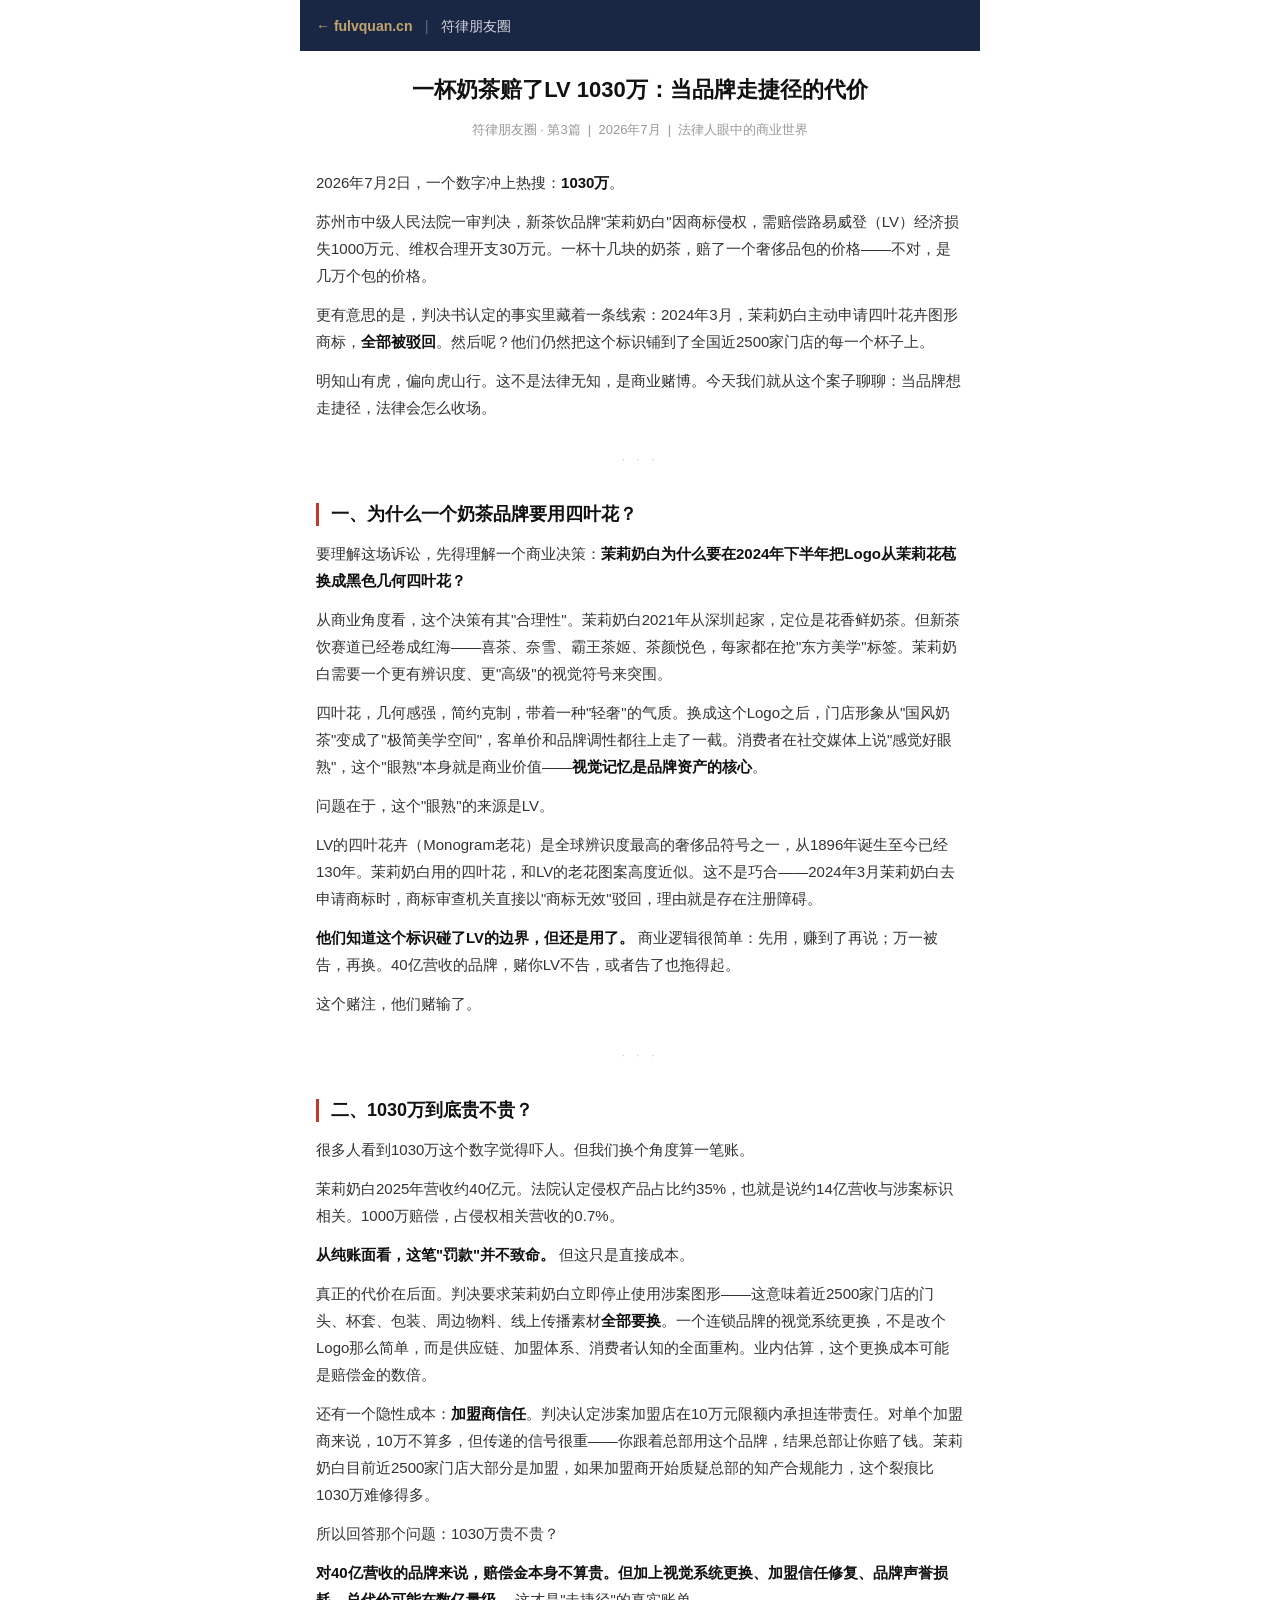
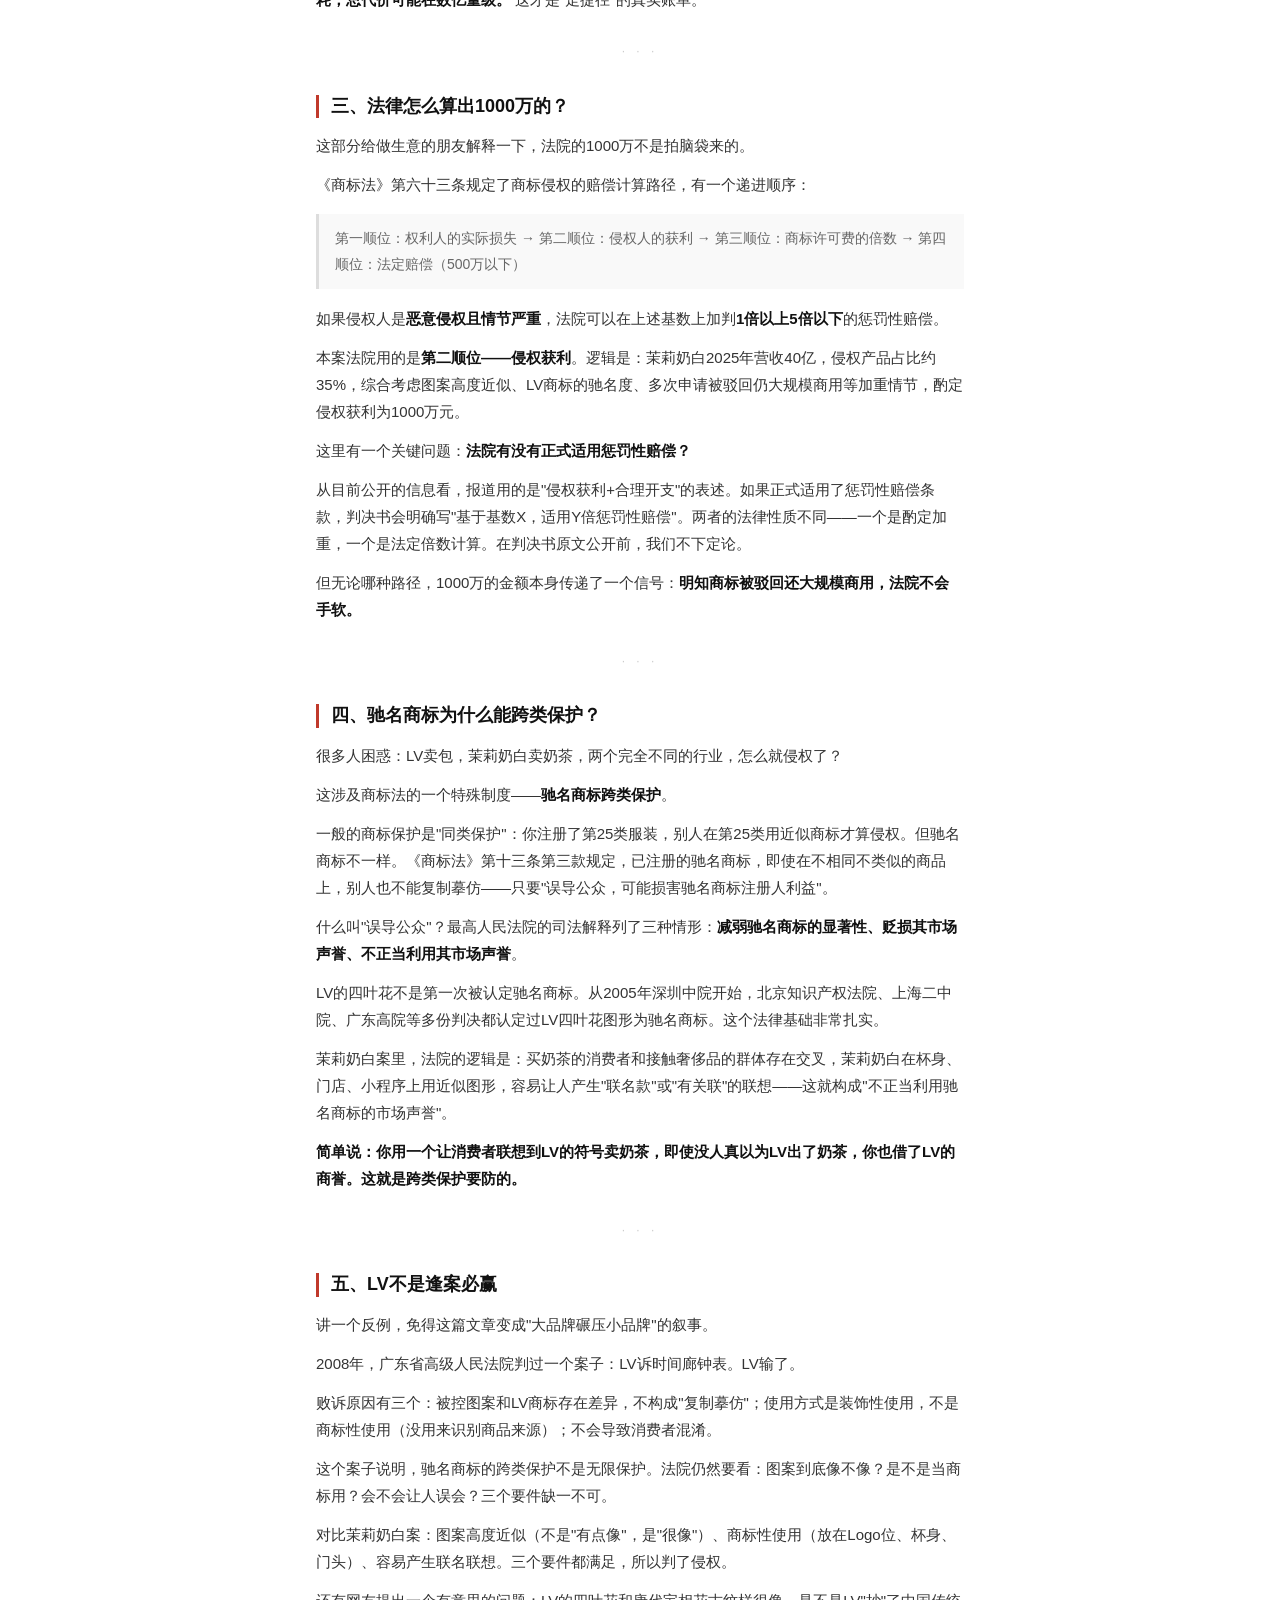
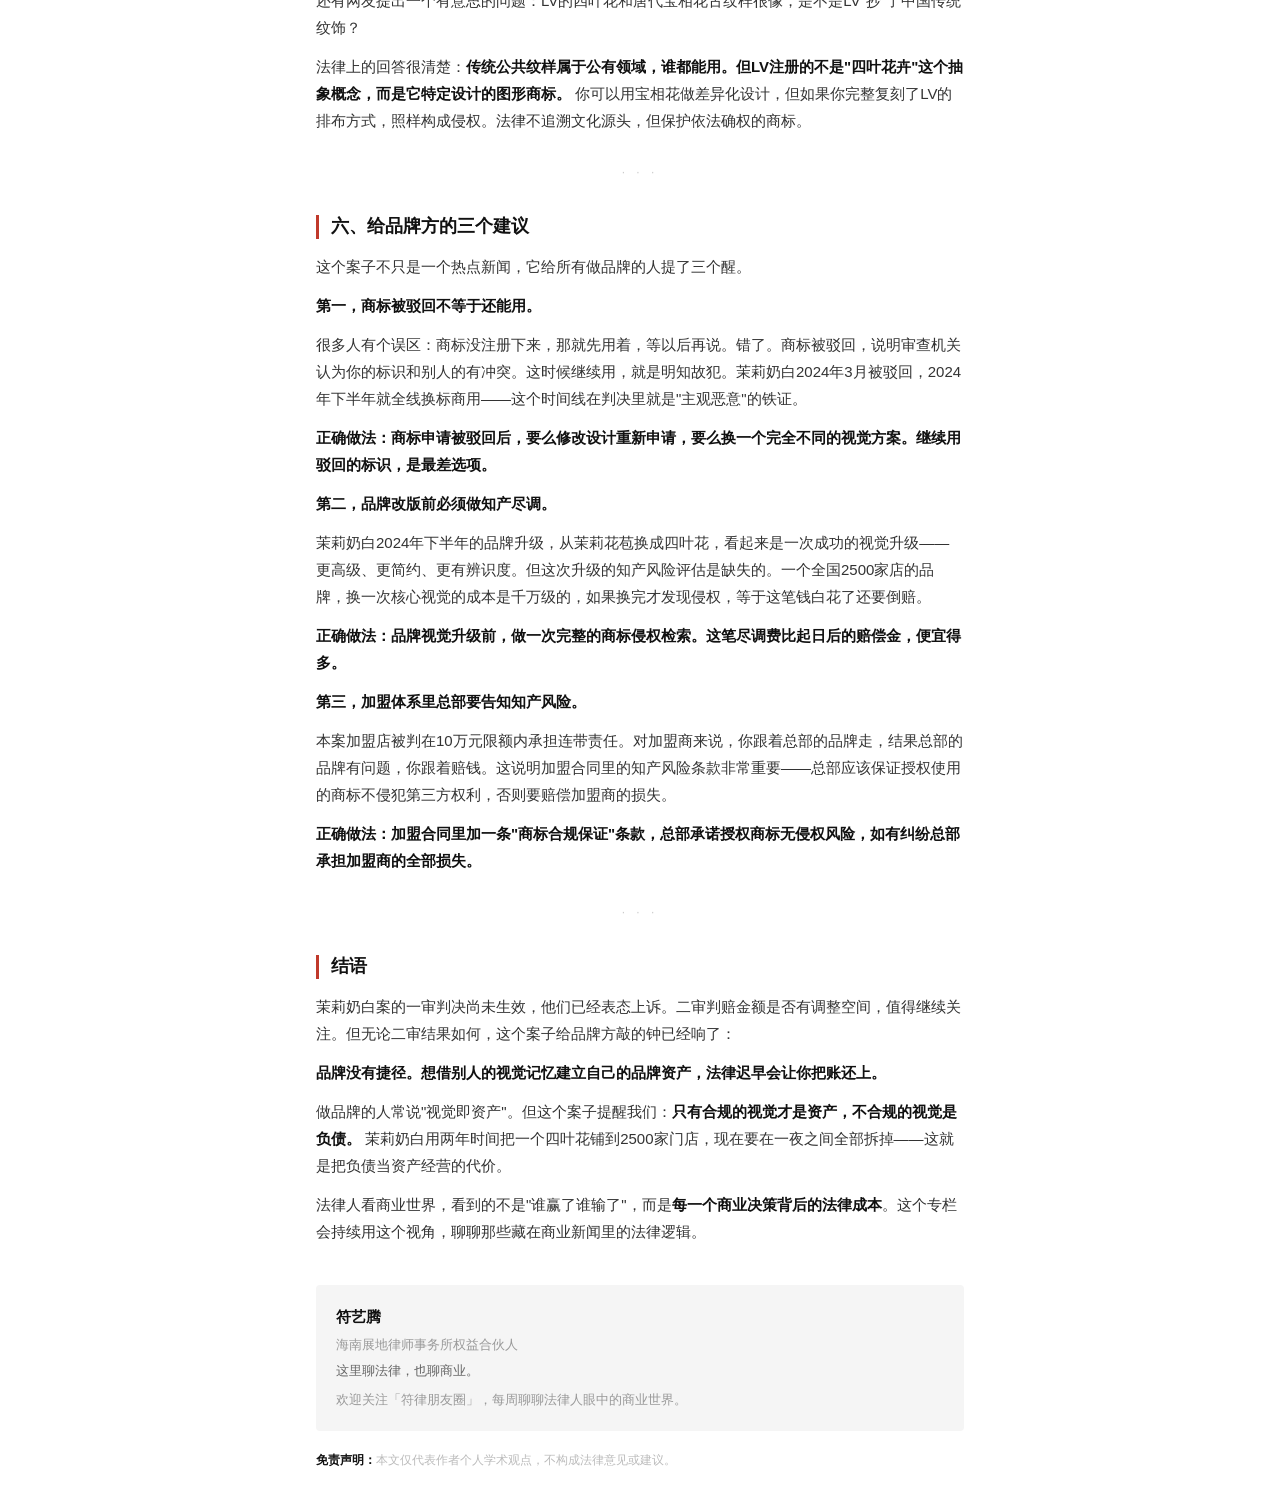
<file: articles/lv-jasmine-trademark.html>
<!DOCTYPE html>
<html lang="zh-CN">
<head>
<meta charset="UTF-8">
<meta name="viewport" content="width=device-width, initial-scale=1.0">
<title>一杯奶茶赔了LV 1030万：当品牌走捷径的代价 | 符律朋友圈</title>
<meta name="description" content="新茶饮品牌茉莉奶白因商标侵权被判赔LV 1030万。从法律人视角看，这不止是一个商标案——而是一个40亿营收品牌走视觉捷径的完整账单。">
<!-- Schema.org Article for GEO -->
<script type="application/ld+json">
{
  "@context": "https://schema.org",
  "@type": "Article",
  "headline": "一杯奶茶赔了LV 1030万：当品牌走捷径的代价",
  "description": "新茶饮品牌茉莉奶白因商标侵权被判赔LV 1030万。从法律人视角看，这不止是一个商标案——而是一个40亿营收品牌走视觉捷径的完整账单。",
  "datePublished": "2026-07-05T08:00:00+08:00",
  "dateModified": "2026-07-05T08:00:00+08:00",
  "author": {
    "@type": "Person",
    "name": "符艺腾",
    "jobTitle": "权益合伙人",
    "worksFor": {
      "@type": "Organization",
      "name": "海南展地律师事务所"
    },
    "url": "https://fulvquan.cn"
  },
  "publisher": {
    "@type": "Organization",
    "name": "符律朋友圈",
    "url": "https://fulvquan.cn"
  },
  "mainEntityOfPage": {
    "@type": "WebPage",
    "@id": "https://fulvquan.cn/articles/lv-jasmine-trademark.html"
  },
  "keywords": ["商标侵权", "驰名商标", "跨类保护", "惩罚性赔偿", "LV", "茉莉奶白", "品牌合规", "知识产权"],
  "inLanguage": "zh-CN",
  "about": {
    "@type": "Thing",
    "name": "商标侵权",
    "description": "LV诉茉莉奶白商标侵权案的法律分析与品牌合规警示"
  }
}
</script>
<style>
.site-nav { background:#1a2744; padding:12px 16px; margin:-20px -16px 24px; }
.site-nav a { color:rgba(255,255,255,0.8); font-size:14px; text-decoration:none; }
.site-nav a:hover { color:#c4a46c; }
.site-home { color:#c4a46c!important; font-weight:600; }
* { margin: 0; padding: 0; box-sizing: border-box; }
body {
  font-family: -apple-system, BlinkMacSystemFont, "Segoe UI", "PingFang SC", "Hiragino Sans GB", "Microsoft YaHei", sans-serif;
  font-size: 15px;
  line-height: 1.8;
  color: #333;
  max-width: 680px;
  margin: 0 auto;
  padding: 20px 16px 40px;
  background: #fff;
}
.title {
  font-size: 22px;
  font-weight: 700;
  color: #111;
  line-height: 1.4;
  margin-bottom: 12px;
  text-align: center;
}
.meta {
  font-size: 13px;
  color: #999;
  text-align: center;
  margin-bottom: 28px;
}
.section-title {
  font-size: 18px;
  font-weight: 700;
  color: #111;
  margin: 32px 0 14px;
  padding-left: 12px;
  border-left: 3px solid #c0392b;
  line-height: 1.3;
}
p {
  margin-bottom: 16px;
  text-indent: 0;
}
p + p {
  margin-top: -4px;
}
strong { color: #111; }
blockquote {
  margin: 16px 0;
  padding: 12px 16px;
  background: #f9f9f9;
  border-left: 3px solid #ddd;
  color: #666;
  font-size: 14px;
}
.divider {
  text-align: center;
  color: #ccc;
  margin: 28px 0;
  font-size: 12px;
  letter-spacing: 4px;
}
.author-box {
  margin-top: 40px;
  padding: 20px;
  background: #f5f5f5;
  border-radius: 4px;
  font-size: 13px;
  line-height: 1.6;
}
.author-box .name {
  font-size: 15px;
  font-weight: 700;
  color: #111;
}
.author-box .label {
  color: #999;
  margin: 6px 0;
}
.disclaimer {
  margin-top: 20px;
  font-size: 12px;
  color: #bbb;
  line-height: 1.6;
}
</style>
</head>
<body>

<div class="site-nav">
  <a href="/" class="site-home">← fulvquan.cn</a>
  <span style="color:rgba(255,255,255,0.3);margin:0 8px;">|</span>
  <a href="/">符律朋友圈</a>
</div>

<div class="title">一杯奶茶赔了LV 1030万：当品牌走捷径的代价</div>

<div class="meta">符律朋友圈 · 第3篇 &nbsp;|&nbsp; 2026年7月 &nbsp;|&nbsp; 法律人眼中的商业世界</div>

<p>2026年7月2日，一个数字冲上热搜：<strong>1030万</strong>。</p>

<p>苏州市中级人民法院一审判决，新茶饮品牌"茉莉奶白"因商标侵权，需赔偿路易威登（LV）经济损失1000万元、维权合理开支30万元。一杯十几块的奶茶，赔了一个奢侈品包的价格——不对，是几万个包的价格。</p>

<p>更有意思的是，判决书认定的事实里藏着一条线索：2024年3月，茉莉奶白主动申请四叶花卉图形商标，<strong>全部被驳回</strong>。然后呢？他们仍然把这个标识铺到了全国近2500家门店的每一个杯子上。</p>

<p>明知山有虎，偏向虎山行。这不是法律无知，是商业赌博。今天我们就从这个案子聊聊：当品牌想走捷径，法律会怎么收场。</p>

<div class="divider">· · ·</div>

<div class="section-title">一、为什么一个奶茶品牌要用四叶花？</div>

<p>要理解这场诉讼，先得理解一个商业决策：<strong>茉莉奶白为什么要在2024年下半年把Logo从茉莉花苞换成黑色几何四叶花？</strong></p>

<p>从商业角度看，这个决策有其"合理性"。茉莉奶白2021年从深圳起家，定位是花香鲜奶茶。但新茶饮赛道已经卷成红海——喜茶、奈雪、霸王茶姬、茶颜悦色，每家都在抢"东方美学"标签。茉莉奶白需要一个更有辨识度、更"高级"的视觉符号来突围。</p>

<p>四叶花，几何感强，简约克制，带着一种"轻奢"的气质。换成这个Logo之后，门店形象从"国风奶茶"变成了"极简美学空间"，客单价和品牌调性都往上走了一截。消费者在社交媒体上说"感觉好眼熟"，这个"眼熟"本身就是商业价值——<strong>视觉记忆是品牌资产的核心</strong>。</p>

<p>问题在于，这个"眼熟"的来源是LV。</p>

<p>LV的四叶花卉（Monogram老花）是全球辨识度最高的奢侈品符号之一，从1896年诞生至今已经130年。茉莉奶白用的四叶花，和LV的老花图案高度近似。这不是巧合——2024年3月茉莉奶白去申请商标时，商标审查机关直接以"商标无效"驳回，理由就是存在注册障碍。</p>

<p><strong>他们知道这个标识碰了LV的边界，但还是用了。</strong> 商业逻辑很简单：先用，赚到了再说；万一被告，再换。40亿营收的品牌，赌你LV不告，或者告了也拖得起。</p>

<p>这个赌注，他们赌输了。</p>

<div class="divider">· · ·</div>

<div class="section-title">二、1030万到底贵不贵？</div>

<p>很多人看到1030万这个数字觉得吓人。但我们换个角度算一笔账。</p>

<p>茉莉奶白2025年营收约40亿元。法院认定侵权产品占比约35%，也就是说约14亿营收与涉案标识相关。1000万赔偿，占侵权相关营收的0.7%。</p>

<p><strong>从纯账面看，这笔"罚款"并不致命。</strong> 但这只是直接成本。</p>

<p>真正的代价在后面。判决要求茉莉奶白立即停止使用涉案图形——这意味着近2500家门店的门头、杯套、包装、周边物料、线上传播素材<strong>全部要换</strong>。一个连锁品牌的视觉系统更换，不是改个Logo那么简单，而是供应链、加盟体系、消费者认知的全面重构。业内估算，这个更换成本可能是赔偿金的数倍。</p>

<p>还有一个隐性成本：<strong>加盟商信任</strong>。判决认定涉案加盟店在10万元限额内承担连带责任。对单个加盟商来说，10万不算多，但传递的信号很重——你跟着总部用这个品牌，结果总部让你赔了钱。茉莉奶白目前近2500家门店大部分是加盟，如果加盟商开始质疑总部的知产合规能力，这个裂痕比1030万难修得多。</p>

<p>所以回答那个问题：1030万贵不贵？</p>

<p><strong>对40亿营收的品牌来说，赔偿金本身不算贵。但加上视觉系统更换、加盟信任修复、品牌声誉损耗，总代价可能在数亿量级。</strong> 这才是"走捷径"的真实账单。</p>

<div class="divider">· · ·</div>

<div class="section-title">三、法律怎么算出1000万的？</div>

<p>这部分给做生意的朋友解释一下，法院的1000万不是拍脑袋来的。</p>

<p>《商标法》第六十三条规定了商标侵权的赔偿计算路径，有一个递进顺序：</p>

<blockquote>第一顺位：权利人的实际损失 → 第二顺位：侵权人的获利 → 第三顺位：商标许可费的倍数 → 第四顺位：法定赔偿（500万以下）</blockquote>

<p>如果侵权人是<strong>恶意侵权且情节严重</strong>，法院可以在上述基数上加判<strong>1倍以上5倍以下</strong>的惩罚性赔偿。</p>

<p>本案法院用的是<strong>第二顺位——侵权获利</strong>。逻辑是：茉莉奶白2025年营收40亿，侵权产品占比约35%，综合考虑图案高度近似、LV商标的驰名度、多次申请被驳回仍大规模商用等加重情节，酌定侵权获利为1000万元。</p>

<p>这里有一个关键问题：<strong>法院有没有正式适用惩罚性赔偿？</strong></p>

<p>从目前公开的信息看，报道用的是"侵权获利+合理开支"的表述。如果正式适用了惩罚性赔偿条款，判决书会明确写"基于基数X，适用Y倍惩罚性赔偿"。两者的法律性质不同——一个是酌定加重，一个是法定倍数计算。在判决书原文公开前，我们不下定论。</p>

<p>但无论哪种路径，1000万的金额本身传递了一个信号：<strong>明知商标被驳回还大规模商用，法院不会手软。</strong></p>

<div class="divider">· · ·</div>

<div class="section-title">四、驰名商标为什么能跨类保护？</div>

<p>很多人困惑：LV卖包，茉莉奶白卖奶茶，两个完全不同的行业，怎么就侵权了？</p>

<p>这涉及商标法的一个特殊制度——<strong>驰名商标跨类保护</strong>。</p>

<p>一般的商标保护是"同类保护"：你注册了第25类服装，别人在第25类用近似商标才算侵权。但驰名商标不一样。《商标法》第十三条第三款规定，已注册的驰名商标，即使在不相同不类似的商品上，别人也不能复制摹仿——只要"误导公众，可能损害驰名商标注册人利益"。</p>

<p>什么叫"误导公众"？最高人民法院的司法解释列了三种情形：<strong>减弱驰名商标的显著性、贬损其市场声誉、不正当利用其市场声誉</strong>。</p>

<p>LV的四叶花不是第一次被认定驰名商标。从2005年深圳中院开始，北京知识产权法院、上海二中院、广东高院等多份判决都认定过LV四叶花图形为驰名商标。这个法律基础非常扎实。</p>

<p>茉莉奶白案里，法院的逻辑是：买奶茶的消费者和接触奢侈品的群体存在交叉，茉莉奶白在杯身、门店、小程序上用近似图形，容易让人产生"联名款"或"有关联"的联想——这就构成"不正当利用驰名商标的市场声誉"。</p>

<p><strong>简单说：你用一个让消费者联想到LV的符号卖奶茶，即使没人真以为LV出了奶茶，你也借了LV的商誉。这就是跨类保护要防的。</strong></p>

<div class="divider">· · ·</div>

<div class="section-title">五、LV不是逢案必赢</div>

<p>讲一个反例，免得这篇文章变成"大品牌碾压小品牌"的叙事。</p>

<p>2008年，广东省高级人民法院判过一个案子：LV诉时间廊钟表。LV输了。</p>

<p>败诉原因有三个：被控图案和LV商标存在差异，不构成"复制摹仿"；使用方式是装饰性使用，不是商标性使用（没用来识别商品来源）；不会导致消费者混淆。</p>

<p>这个案子说明，驰名商标的跨类保护不是无限保护。法院仍然要看：图案到底像不像？是不是当商标用？会不会让人误会？三个要件缺一不可。</p>

<p>对比茉莉奶白案：图案高度近似（不是"有点像"，是"很像"）、商标性使用（放在Logo位、杯身、门头）、容易产生联名联想。三个要件都满足，所以判了侵权。</p>

<p>还有网友提出一个有意思的问题：LV的四叶花和唐代宝相花古纹样很像，是不是LV"抄"了中国传统纹饰？</p>

<p>法律上的回答很清楚：<strong>传统公共纹样属于公有领域，谁都能用。但LV注册的不是"四叶花卉"这个抽象概念，而是它特定设计的图形商标。</strong> 你可以用宝相花做差异化设计，但如果你完整复刻了LV的排布方式，照样构成侵权。法律不追溯文化源头，但保护依法确权的商标。</p>

<div class="divider">· · ·</div>

<div class="section-title">六、给品牌方的三个建议</div>

<p>这个案子不只是一个热点新闻，它给所有做品牌的人提了三个醒。</p>

<p><strong>第一，商标被驳回不等于还能用。</strong></p>

<p>很多人有个误区：商标没注册下来，那就先用着，等以后再说。错了。商标被驳回，说明审查机关认为你的标识和别人的有冲突。这时候继续用，就是明知故犯。茉莉奶白2024年3月被驳回，2024年下半年就全线换标商用——这个时间线在判决里就是"主观恶意"的铁证。</p>

<p><strong>正确做法：商标申请被驳回后，要么修改设计重新申请，要么换一个完全不同的视觉方案。继续用驳回的标识，是最差选项。</strong></p>

<p><strong>第二，品牌改版前必须做知产尽调。</strong></p>

<p>茉莉奶白2024年下半年的品牌升级，从茉莉花苞换成四叶花，看起来是一次成功的视觉升级——更高级、更简约、更有辨识度。但这次升级的知产风险评估是缺失的。一个全国2500家店的品牌，换一次核心视觉的成本是千万级的，如果换完才发现侵权，等于这笔钱白花了还要倒赔。</p>

<p><strong>正确做法：品牌视觉升级前，做一次完整的商标侵权检索。这笔尽调费比起日后的赔偿金，便宜得多。</strong></p>

<p><strong>第三，加盟体系里总部要告知知产风险。</strong></p>

<p>本案加盟店被判在10万元限额内承担连带责任。对加盟商来说，你跟着总部的品牌走，结果总部的品牌有问题，你跟着赔钱。这说明加盟合同里的知产风险条款非常重要——总部应该保证授权使用的商标不侵犯第三方权利，否则要赔偿加盟商的损失。</p>

<p><strong>正确做法：加盟合同里加一条"商标合规保证"条款，总部承诺授权商标无侵权风险，如有纠纷总部承担加盟商的全部损失。</strong></p>

<div class="divider">· · ·</div>

<div class="section-title">结语</div>

<p>茉莉奶白案的一审判决尚未生效，他们已经表态上诉。二审判赔金额是否有调整空间，值得继续关注。但无论二审结果如何，这个案子给品牌方敲的钟已经响了：</p>

<p><strong>品牌没有捷径。想借别人的视觉记忆建立自己的品牌资产，法律迟早会让你把账还上。</strong></p>

<p>做品牌的人常说"视觉即资产"。但这个案子提醒我们：<strong>只有合规的视觉才是资产，不合规的视觉是负债。</strong> 茉莉奶白用两年时间把一个四叶花铺到2500家门店，现在要在一夜之间全部拆掉——这就是把负债当资产经营的代价。</p>

<p>法律人看商业世界，看到的不是"谁赢了谁输了"，而是<strong>每一个商业决策背后的法律成本</strong>。这个专栏会持续用这个视角，聊聊那些藏在商业新闻里的法律逻辑。</p>

<div class="author-box">
  <div class="name">符艺腾</div>
  <div class="label">海南展地律师事务所权益合伙人</div>
  <div style="color:#666;">这里聊法律，也聊商业。</div>
  <div style="color:#999;margin-top:8px;">欢迎关注「符律朋友圈」，每周聊聊法律人眼中的商业世界。</div>
</div>

<div class="disclaimer">
  <strong>免责声明：</strong>本文仅代表作者个人学术观点，不构成法律意见或建议。
</div>

</body>
</html>
</file>
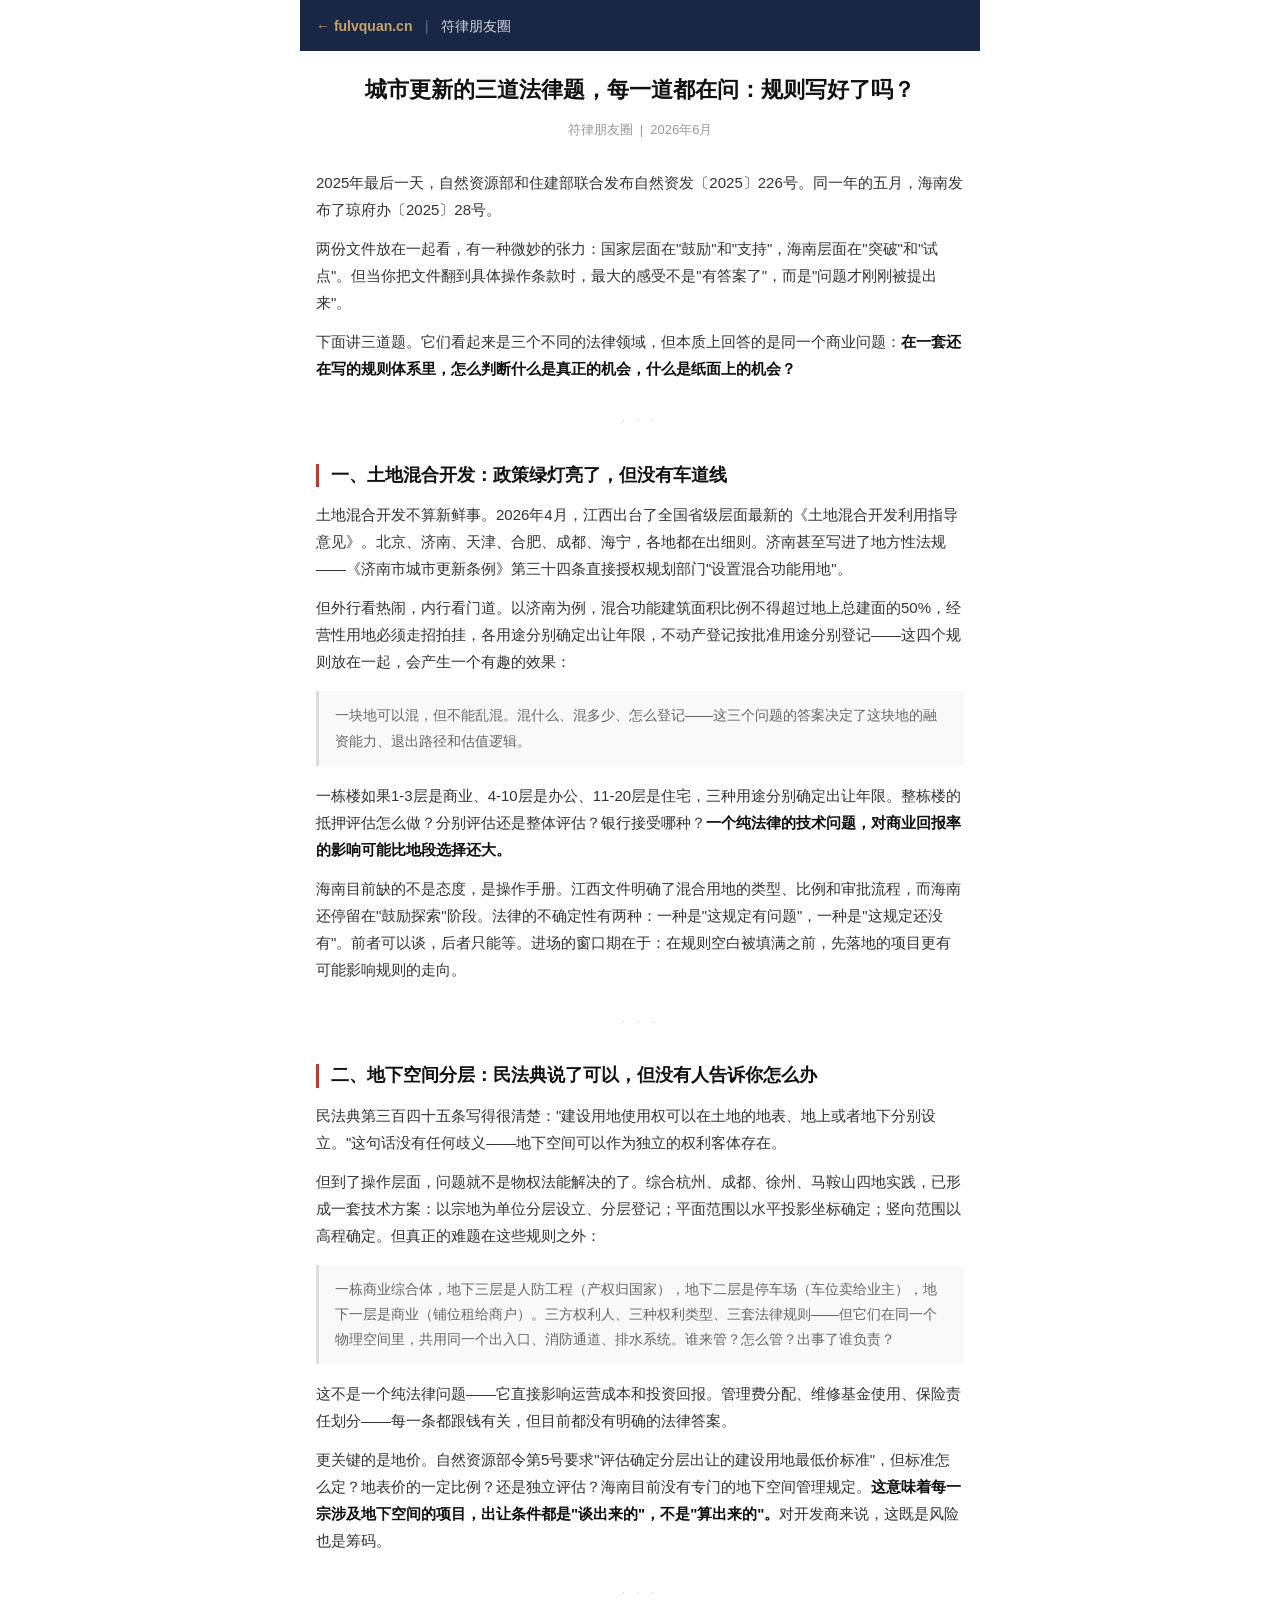
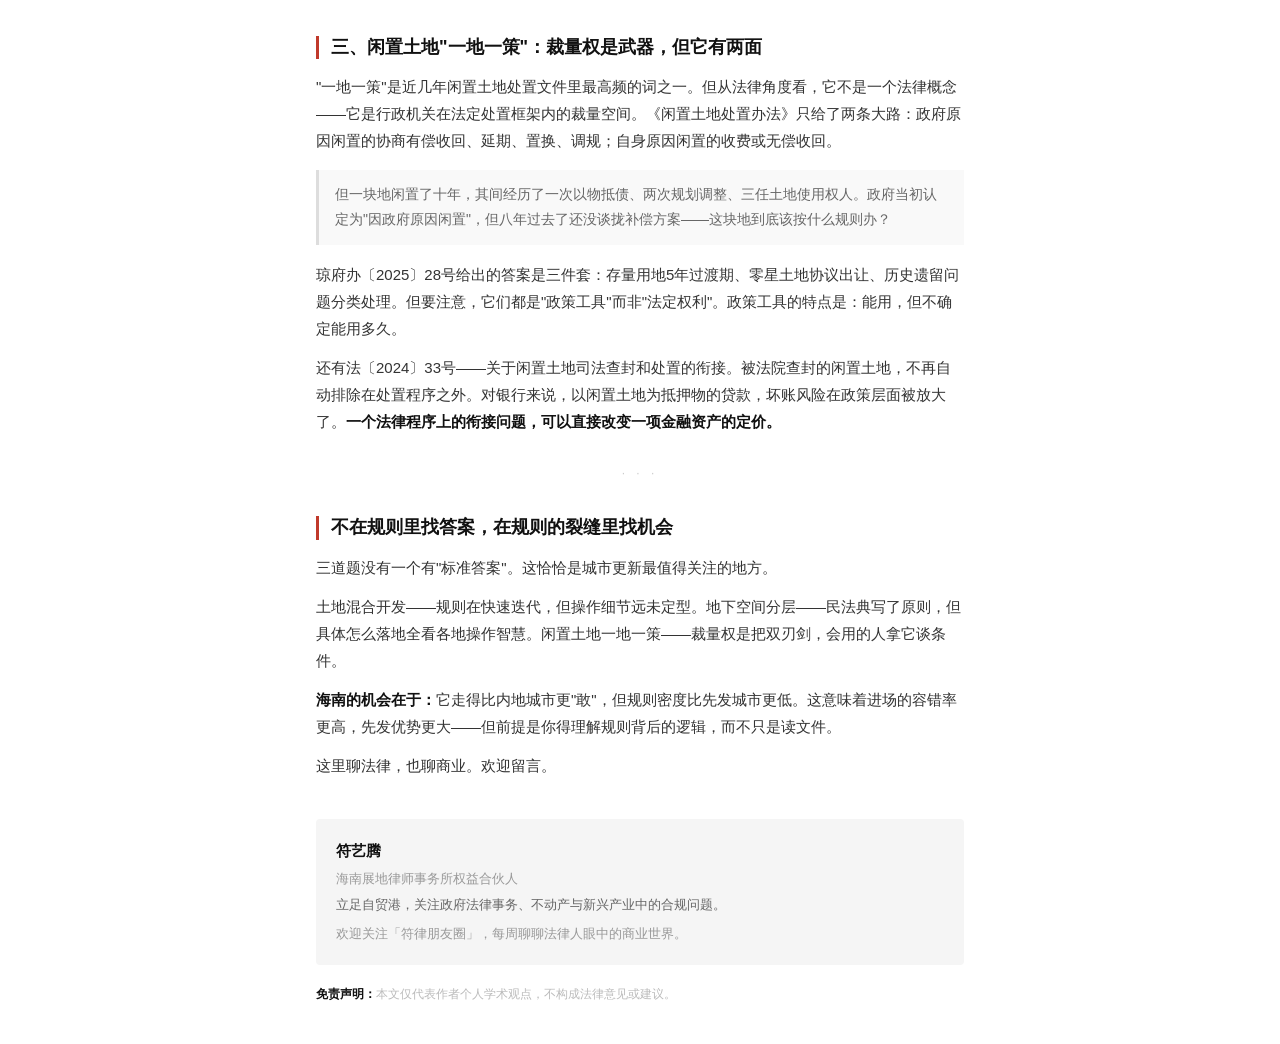
<file: articles/urban-renewal-legal.html>
<!DOCTYPE html>
<html lang="zh-CN">
<head>
<meta charset="UTF-8">
<meta name="viewport" content="width=device-width, initial-scale=1.0">
<title>城市更新三道法律题 | 符律朋友圈</title>
<meta name="description" content="城市更新的机会不在规则里，在规则的裂缝里。三道法律题深度拆解：土地混合开发、地下空间分层、闲置土地处置。">
<!-- Schema.org Article for GEO -->
<script type="application/ld+json">
{
  "@context": "https://schema.org",
  "@type": "Article",
  "headline": "城市更新三道法律题——土地混合开发、地下空间分层与闲置土地处置",
  "description": "城市更新的机会不在规则里，在规则的裂缝里。三道法律题深度拆解：土地混合开发、地下空间分层、闲置土地处置。",
  "datePublished": "2026-06-28T08:00:00+08:00",
  "dateModified": "2026-06-28T08:00:00+08:00",
  "author": {
    "@type": "Person",
    "name": "符艺腾",
    "jobTitle": "权益合伙人",
    "worksFor": {
      "@type": "Organization",
      "name": "海南展地律师事务所"
    },
    "url": "https://fulvquan.cn"
  },
  "publisher": {
    "@type": "Organization",
    "name": "符律朋友圈",
    "url": "https://fulvquan.cn"
  },
  "mainEntityOfPage": {
    "@type": "WebPage",
    "@id": "https://fulvquan.cn/articles/urban-renewal-legal.html"
  },
  "keywords": ["城市更新", "土地混合开发", "地下空间分层", "闲置土地处置", "海南自贸港", "以物抵债"],
  "inLanguage": "zh-CN",
  "about": {
    "@type": "Thing",
    "name": "城市更新法律",
    "description": "城市更新中土地混合开发、地下空间分层使用及闲置土地处置的法律分析与实务建议"
  }
}
</script>
<style>
.site-nav { background:#1a2744; padding:12px 16px; margin:-20px -16px 24px; }
.site-nav a { color:rgba(255,255,255,0.8); font-size:14px; text-decoration:none; }
.site-nav a:hover { color:#c4a46c; }
.site-home { color:#c4a46c!important; font-weight:600; }
* { margin:0; padding:0; box-sizing:border-box; }
body { font-family:-apple-system,BlinkMacSystemFont,"Segoe UI","PingFang SC","Hiragino Sans GB","Microsoft YaHei",sans-serif; font-size:15px; color:#333; max-width:680px; margin:0 auto; padding:20px 16px 40px; background:#fff; line-height:1.8; }
.title { font-size:22px; font-weight:700; color:#111; line-height:1.4; margin-bottom:12px; text-align:center; }
.meta { font-size:13px; color:#999; text-align:center; margin-bottom:28px; }
.section-title { font-size:18px; font-weight:700; color:#111; margin:32px 0 14px; padding-left:12px; border-left:3px solid #c0392b; line-height:1.3; }
p { margin-bottom:16px; text-indent:0; }
p + p { margin-top:-4px; }
strong { color:#111; }
blockquote { margin:16px 0; padding:12px 16px; background:#f9f9f9; border-left:3px solid #ddd; color:#666; font-size:14px; }
.divider { text-align:center; color:#ccc; margin:28px 0; font-size:12px; letter-spacing:4px; }
.author-box { margin-top:40px; padding:20px; background:#f5f5f5; border-radius:4px; font-size:13px; line-height:1.6; }
.author-box .name { font-size:15px; font-weight:700; color:#111; }
.author-box .label { color:#999; margin:6px 0; }
.disclaimer { margin-top:20px; font-size:12px; color:#bbb; line-height:1.6; }
</style>
</head>
<body>
<div class="site-nav">
  <a href="/" class="site-home">← fulvquan.cn</a>
  <span style="color:rgba(255,255,255,0.3);margin:0 8px;">|</span>
  <a href="/">符律朋友圈</a>
</div>

<div class="title">城市更新的三道法律题，每一道都在问：规则写好了吗？</div>
<div class="meta">符律朋友圈 &nbsp;|&nbsp; 2026年6月</div>

<p>2025年最后一天，自然资源部和住建部联合发布自然资发〔2025〕226号。同一年的五月，海南发布了琼府办〔2025〕28号。</p>
<p>两份文件放在一起看，有一种微妙的张力：国家层面在"鼓励"和"支持"，海南层面在"突破"和"试点"。但当你把文件翻到具体操作条款时，最大的感受不是"有答案了"，而是"问题才刚刚被提出来"。</p>
<p>下面讲三道题。它们看起来是三个不同的法律领域，但本质上回答的是同一个商业问题：<strong>在一套还在写的规则体系里，怎么判断什么是真正的机会，什么是纸面上的机会？</strong></p>

<div class="divider">· · ·</div>

<div class="section-title">一、土地混合开发：政策绿灯亮了，但没有车道线</div>
<p>土地混合开发不算新鲜事。2026年4月，江西出台了全国省级层面最新的《土地混合开发利用指导意见》。北京、济南、天津、合肥、成都、海宁，各地都在出细则。济南甚至写进了地方性法规——《济南市城市更新条例》第三十四条直接授权规划部门"设置混合功能用地"。</p>
<p>但外行看热闹，内行看门道。以济南为例，混合功能建筑面积比例不得超过地上总建面的50%，经营性用地必须走招拍挂，各用途分别确定出让年限，不动产登记按批准用途分别登记——这四个规则放在一起，会产生一个有趣的效果：</p>
<blockquote>一块地可以混，但不能乱混。混什么、混多少、怎么登记——这三个问题的答案决定了这块地的融资能力、退出路径和估值逻辑。</blockquote>
<p>一栋楼如果1-3层是商业、4-10层是办公、11-20层是住宅，三种用途分别确定出让年限。整栋楼的抵押评估怎么做？分别评估还是整体评估？银行接受哪种？<strong>一个纯法律的技术问题，对商业回报率的影响可能比地段选择还大。</strong></p>
<p>海南目前缺的不是态度，是操作手册。江西文件明确了混合用地的类型、比例和审批流程，而海南还停留在"鼓励探索"阶段。法律的不确定性有两种：一种是"这规定有问题"，一种是"这规定还没有"。前者可以谈，后者只能等。进场的窗口期在于：在规则空白被填满之前，先落地的项目更有可能影响规则的走向。</p>

<div class="divider">· · ·</div>

<div class="section-title">二、地下空间分层：民法典说了可以，但没有人告诉你怎么办</div>
<p>民法典第三百四十五条写得很清楚："建设用地使用权可以在土地的地表、地上或者地下分别设立。"这句话没有任何歧义——地下空间可以作为独立的权利客体存在。</p>
<p>但到了操作层面，问题就不是物权法能解决的了。综合杭州、成都、徐州、马鞍山四地实践，已形成一套技术方案：以宗地为单位分层设立、分层登记；平面范围以水平投影坐标确定；竖向范围以高程确定。但真正的难题在这些规则之外：</p>
<blockquote>一栋商业综合体，地下三层是人防工程（产权归国家），地下二层是停车场（车位卖给业主），地下一层是商业（铺位租给商户）。三方权利人、三种权利类型、三套法律规则——但它们在同一个物理空间里，共用同一个出入口、消防通道、排水系统。谁来管？怎么管？出事了谁负责？</blockquote>
<p>这不是一个纯法律问题——它直接影响运营成本和投资回报。管理费分配、维修基金使用、保险责任划分——每一条都跟钱有关，但目前都没有明确的法律答案。</p>
<p>更关键的是地价。自然资源部令第5号要求"评估确定分层出让的建设用地最低价标准"，但标准怎么定？地表价的一定比例？还是独立评估？海南目前没有专门的地下空间管理规定。<strong>这意味着每一宗涉及地下空间的项目，出让条件都是"谈出来的"，不是"算出来的"。</strong>对开发商来说，这既是风险也是筹码。</p>

<div class="divider">· · ·</div>

<div class="section-title">三、闲置土地"一地一策"：裁量权是武器，但它有两面</div>
<p>"一地一策"是近几年闲置土地处置文件里最高频的词之一。但从法律角度看，它不是一个法律概念——它是行政机关在法定处置框架内的裁量空间。《闲置土地处置办法》只给了两条大路：政府原因闲置的协商有偿收回、延期、置换、调规；自身原因闲置的收费或无偿收回。</p>
<blockquote>但一块地闲置了十年，其间经历了一次以物抵债、两次规划调整、三任土地使用权人。政府当初认定为"因政府原因闲置"，但八年过去了还没谈拢补偿方案——这块地到底该按什么规则办？</blockquote>
<p>琼府办〔2025〕28号给出的答案是三件套：存量用地5年过渡期、零星土地协议出让、历史遗留问题分类处理。但要注意，它们都是"政策工具"而非"法定权利"。政策工具的特点是：能用，但不确定能用多久。</p>
<p>还有法〔2024〕33号——关于闲置土地司法查封和处置的衔接。被法院查封的闲置土地，不再自动排除在处置程序之外。对银行来说，以闲置土地为抵押物的贷款，坏账风险在政策层面被放大了。<strong>一个法律程序上的衔接问题，可以直接改变一项金融资产的定价。</strong></p>

<div class="divider">· · ·</div>

<div class="section-title">不在规则里找答案，在规则的裂缝里找机会</div>
<p>三道题没有一个有"标准答案"。这恰恰是城市更新最值得关注的地方。</p>
<p>土地混合开发——规则在快速迭代，但操作细节远未定型。地下空间分层——民法典写了原则，但具体怎么落地全看各地操作智慧。闲置土地一地一策——裁量权是把双刃剑，会用的人拿它谈条件。</p>
<p><strong>海南的机会在于：</strong>它走得比内地城市更"敢"，但规则密度比先发城市更低。这意味着进场的容错率更高，先发优势更大——但前提是你得理解规则背后的逻辑，而不只是读文件。</p>
<p>这里聊法律，也聊商业。欢迎留言。</p>

<div class="author-box">
  <div class="name">符艺腾</div>
  <div class="label">海南展地律师事务所权益合伙人</div>
  <div style="color:#666;">立足自贸港，关注政府法律事务、不动产与新兴产业中的合规问题。</div>
  <div style="color:#999;margin-top:8px;">欢迎关注「符律朋友圈」，每周聊聊法律人眼中的商业世界。</div>
</div>
<div class="disclaimer"><strong>免责声明：</strong>本文仅代表作者个人学术观点，不构成法律意见或建议。</div>
</body>
</html>
</file>
<file: css/style.css>
*, *::before, *::after {
  box-sizing: border-box;
  margin: 0;
  padding: 0;
}

:root {
  --navy: #1a2744;
  --navy-light: #243356;
  --gold: #c4a46c;
  --gold-light: #d4ba8a;
  --white: #ffffff;
  --bg: #f8f7f5;
  --bg-light: #f0eeea;
  --text: #1a1a1a;
  --text-secondary: #555555;
  --text-muted: #888888;
  --border: #e0ded8;
  --border-light: #ebe9e4;
  --radius: 2px;
  --max-width: 1120px;
  --section-padding: 100px 0;
}

html {
  font-size: 16px;
  scroll-behavior: smooth;
  -webkit-font-smoothing: antialiased;
  -moz-osx-font-smoothing: grayscale;
  -webkit-text-size-adjust: 100%;
  -webkit-tap-highlight-color: transparent;
}

body {
  font-family: -apple-system, BlinkMacSystemFont, "PingFang SC", "Microsoft YaHei", "Helvetica Neue", Arial, sans-serif;
  color: var(--text);
  background: var(--white);
  line-height: 1.8;
  letter-spacing: 0.01em;
  word-break: break-word;
}

/* ====== Typography ====== */
h1, h2, h3, h4 {
  font-weight: 600;
  line-height: 1.3;
}

h1 { font-size: 2.8rem; letter-spacing: 0.04em; }
h2 { font-size: 2rem; letter-spacing: 0.03em; }
h3 { font-size: 1.15rem; font-weight: 500; }
h4 { font-size: 1rem; font-weight: 500; }

a {
  color: var(--navy);
  text-decoration: none;
  transition: color 0.2s;
}

a:hover { color: var(--gold); }

.container {
  max-width: var(--max-width);
  margin: 0 auto;
  padding: 0 40px;
}

.section-title {
  text-align: center;
  margin-bottom: 60px;
}

.section-title h2 {
  color: var(--navy);
  margin-bottom: 8px;
}

.section-title .subtitle {
  color: var(--text-muted);
  font-size: 0.95rem;
}

.section-title .line {
  display: block;
  width: 40px;
  height: 2px;
  background: var(--gold);
  margin: 16px auto 0;
}

/* ====== Navigation ====== */
.nav {
  position: fixed;
  top: 0;
  left: 0;
  right: 0;
  z-index: 1000;
  background: rgba(255,255,255,0.95);
  backdrop-filter: blur(12px);
  border-bottom: 1px solid var(--border-light);
  transition: box-shadow 0.3s;
}

.nav.scrolled {
  box-shadow: 0 1px 20px rgba(0,0,0,0.06);
}

.nav .container {
  display: flex;
  align-items: center;
  justify-content: space-between;
  height: 64px;
}

.nav-brand {
  font-size: 1rem;
  font-weight: 700;
  color: var(--navy);
  letter-spacing: 0.12em;
}

.nav-links {
  display: flex;
  align-items: center;
  gap: 36px;
  list-style: none;
}

.nav-links a {
  font-size: 0.9rem;
  color: var(--text-secondary);
  font-weight: 500;
  letter-spacing: 0.02em;
  position: relative;
}

.nav-links a::after {
  content: '';
  position: absolute;
  bottom: -4px;
  left: 0;
  width: 0;
  height: 1.5px;
  background: var(--gold);
  transition: width 0.25s;
}

.nav-links a:hover::after,
.nav-links a.active::after {
  width: 100%;
}

.nav-links a:hover,
.nav-links a.active {
  color: var(--navy);
}

.lang-mobile {
  display: none;
}

.lang-toggle {
  font-size: 0.82rem;
  color: var(--text-muted);
  border: 1px solid var(--border);
  padding: 6px 14px;
  border-radius: var(--radius);
  cursor: pointer;
  background: transparent;
  transition: all 0.2s;
  margin-left: 8px;
  letter-spacing: 0.03em;
  min-height: 36px;
}

.lang-toggle:hover {
  color: var(--navy);
  border-color: var(--navy);
}

.nav-mobile-btn {
  display: none;
  flex-direction: column;
  gap: 5px;
  cursor: pointer;
  background: none;
  border: none;
  padding: 4px;
}

.nav-mobile-btn span {
  display: block;
  width: 22px;
  height: 1.5px;
  background: var(--navy);
  transition: transform 0.3s;
}

/* ====== Hero Section ====== */
.hero {
  background: var(--navy);
  color: var(--white);
  padding: 110px 0 84px;
  text-align: center;
}

.hero-content h1 {
  font-size: 2.8rem;
  font-weight: 700;
  letter-spacing: 0.1em;
  line-height: 1.2;
  margin-bottom: 8px;
}

.hero-tagline {
  font-size: 0.95rem;
  color: rgba(255,255,255,0.4);
  letter-spacing: 0.04em;
  margin-bottom: 36px;
}

.hero-quote {
  font-size: 1.1rem;
  color: var(--gold);
  font-weight: 400;
  letter-spacing: 0.05em;
  line-height: 1.8;
  max-width: 480px;
  margin: 0 auto;
  border: none;
  padding: 0;
  position: relative;
}

.hero-quote::before {
  content: '';
  display: block;
  width: 32px;
  height: 2px;
  background: rgba(196,164,108,0.4);
  margin: 0 auto 24px;
}

.hero-cta {
  display: inline-block;
  padding: 14px 40px;
  border: 1px solid var(--gold);
  color: var(--gold);
  font-size: 0.9rem;
  font-weight: 500;
  letter-spacing: 0.08em;
  transition: all 0.3s;
  cursor: pointer;
}

.hero-cta:hover {
  background: var(--gold);
  color: var(--navy);
}

/* ====== Stats Bar ====== */
.stats {
  background: var(--bg);
  border-bottom: 1px solid var(--border-light);
}

.stats .container {
  display: flex;
  justify-content: space-around;
  padding: 48px 40px;
}

.stat-item {
  text-align: center;
}

.stat-number {
  font-size: 2.4rem;
  font-weight: 700;
  color: var(--navy);
  letter-spacing: 0.02em;
  line-height: 1;
  margin-bottom: 6px;
}

.stat-label {
  font-size: 0.85rem;
  color: var(--text-muted);
  letter-spacing: 0.04em;
}

/* ====== About Section ====== */
.about {
  padding: var(--section-padding);
  background: var(--white);
}

.about-grid {
  display: grid;
  grid-template-columns: 320px 1fr;
  gap: 80px;
  align-items: start;
}

.about-photo img {
  width: 100%;
  height: auto;
  display: block;
  filter: grayscale(20%);
  border: 1px solid var(--border-light);
}

.about-right {
  display: flex;
  flex-direction: column;
  gap: 32px;
}

.about-text p {
  color: var(--text-secondary);
  font-size: 0.98rem;
  line-height: 1.9;
  margin-bottom: 24px;
}

.about-info {
  background: var(--bg);
  padding: 40px;
  border: 1px solid var(--border-light);
}

.about-info h3 {
  color: var(--navy);
  margin-bottom: 20px;
  font-size: 1.1rem;
}

.about-info-item {
  display: flex;
  justify-content: space-between;
  padding: 12px 0;
  border-bottom: 1px solid var(--border-light);
  font-size: 0.92rem;
}

.about-info-item:last-child {
  border-bottom: none;
}

.about-info-item .label {
  color: var(--text-muted);
}

.about-info-item .value {
  color: var(--text);
  font-weight: 500;
}

/* ====== Practice Areas ====== */
.practice {
  padding: var(--section-padding);
  background: var(--bg);
}

.practice-grid {
  display: grid;
  grid-template-columns: repeat(2, 1fr);
  gap: 24px;
}

.practice-card {
  background: var(--white);
  padding: 40px;
  border: 1px solid var(--border-light);
  transition: border-color 0.3s, box-shadow 0.3s;
}

.practice-card:hover {
  border-color: var(--border);
  box-shadow: 0 4px 30px rgba(0,0,0,0.04);
}

.practice-card .card-icon {
  width: 40px;
  height: 2px;
  background: var(--gold);
  margin-bottom: 24px;
}

.practice-card h3 {
  color: var(--navy);
  margin-bottom: 12px;
  font-size: 1.1rem;
}

.practice-card p {
  color: var(--text-secondary);
  font-size: 0.92rem;
  line-height: 1.8;
}

/* ====== Insights Section ====== */
.insights {
  padding: var(--section-padding);
  background: var(--white);
}

.insights-grid {
  display: grid;
  grid-template-columns: repeat(3, 1fr);
  gap: 28px;
}

.insight-card {
  border: 1px solid var(--border-light);
  padding: 32px;
  transition: border-color 0.3s;
}

.insight-card:hover {
  border-color: var(--border);
}

.insight-card .insight-date {
  font-size: 0.8rem;
  color: var(--text-muted);
  letter-spacing: 0.05em;
  margin-bottom: 12px;
  text-transform: uppercase;
}

.insight-card h3 {
  color: var(--navy);
  font-size: 1.05rem;
  margin-bottom: 14px;
  line-height: 1.5;
}

.insight-card p {
  color: var(--text-secondary);
  font-size: 0.9rem;
  line-height: 1.7;
}

.insight-card .read-more {
  display: inline-block;
  margin-top: 16px;
  font-size: 0.85rem;
  font-weight: 500;
  color: var(--gold);
  letter-spacing: 0.04em;
  border-bottom: 1px solid transparent;
  transition: border-color 0.2s;
}

.insight-card .read-more:hover {
  border-bottom-color: var(--gold);
}

.insight-link {
  display: block;
  color: inherit;
  text-decoration: none;
}

.insight-link:hover h3 {
  color: var(--gold);
}

/* ====== Contact Section ====== */
.contact {
  padding: var(--section-padding);
  background: var(--navy);
  color: var(--white);
}

.contact .section-title h2 {
  color: var(--white);
}

.contact .section-title .subtitle {
  color: rgba(255,255,255,0.5);
}

.contact-grid {
  display: grid;
  grid-template-columns: repeat(2, 1fr);
  gap: 24px;
  max-width: 640px;
  margin: 0 auto;
}

.contact-card {
  background: rgba(255,255,255,0.04);
  border: 1px solid rgba(255,255,255,0.08);
  padding: 28px 32px;
  text-align: center;
}

.contact-card .contact-label {
  font-size: 0.8rem;
  color: var(--gold);
  letter-spacing: 0.08em;
  text-transform: uppercase;
  margin-bottom: 8px;
}

.contact-card .contact-value {
  font-size: 0.98rem;
  color: rgba(255,255,255,0.7);
}

/* ====== Footer ====== */
.footer {
  background: #141e30;
  color: rgba(255,255,255,0.4);
  padding: 48px 0 32px;
  font-size: 0.85rem;
}

.footer-grid {
  display: grid;
  grid-template-columns: 2fr 1fr 1fr 1fr;
  gap: 40px;
  margin-bottom: 40px;
}

.footer-brand {
  font-size: 1.05rem;
  font-weight: 600;
  color: rgba(255,255,255,0.7);
  margin-bottom: 12px;
}

.footer p {
  line-height: 1.7;
}

.footer-nav h4 {
  color: rgba(255,255,255,0.6);
  margin-bottom: 16px;
  font-size: 0.85rem;
  letter-spacing: 0.05em;
}

.footer-nav a {
  display: block;
  color: rgba(255,255,255,0.3);
  font-size: 0.84rem;
  margin-bottom: 8px;
  transition: color 0.2s;
}

.footer-nav a:hover {
  color: var(--gold);
}

.footer-bottom {
  border-top: 1px solid rgba(255,255,255,0.06);
  padding-top: 24px;
  display: flex;
  justify-content: space-between;
  align-items: center;
  flex-wrap: wrap;
  gap: 12px;
}

/* ====== Responsive ====== */
@media (max-width: 1024px) {
  .container { padding: 0 24px; }
  .insights-grid { grid-template-columns: 1fr 1fr; }
  .about-grid { grid-template-columns: 1fr; gap: 40px; }
  .about-photo { max-width: 280px; }
}

@media (max-width: 768px) {
  :root { --section-padding: 56px 0; }

  h1 { font-size: 1.8rem; }
  h2 { font-size: 1.5rem; }
  h3 { font-size: 1rem; }

  .container { padding: 0 20px; }

  /* Nav */
  .nav .container { height: 56px; }

  .nav-links {
    display: none;
    position: fixed;
    top: 56px;
    left: 0;
    right: 0;
    background: var(--white);
    flex-direction: column;
    padding: 20px;
    gap: 0;
    border-bottom: 1px solid var(--border-light);
  }

  .nav-links.open { display: flex; }

  .nav-links a {
    display: block;
    padding: 14px 8px;
    font-size: 1rem;
  }

  .lang-mobile { display: block; padding: 14px 8px; }

  .nav-mobile-btn { display: flex; }
  .nav-mobile-btn span { width: 24px; height: 2px; }

  /* Hero */
  .hero { padding: 88px 0 64px; }
  .hero-content h1 { font-size: 2rem; }
  .hero-tagline { font-size: 0.9rem; margin-bottom: 28px; }
  .hero-quote { font-size: 1rem; max-width: 100%; padding: 0 8px; }

  /* About */
  .about-grid { grid-template-columns: 1fr; gap: 28px; }
  .about-photo { max-width: 200px; margin: 0 auto; }
  .about-text p { font-size: 0.95rem; line-height: 1.85; margin-bottom: 16px; }
  .about-info { padding: 24px 20px; }
  .about-info-item { font-size: 0.88rem; }

  /* Practice */
  .practice-grid { grid-template-columns: 1fr; gap: 16px; }
  .practice-card { padding: 28px 22px; }
  .practice-card h3 { font-size: 1rem; }
  .practice-card p { font-size: 0.9rem; }

  /* Insights */
  .insights-grid { grid-template-columns: 1fr; gap: 16px; }
  .insight-card { padding: 24px 20px; }
  .insight-card h3 { font-size: 0.98rem; }
  .insight-card p { font-size: 0.88rem; }

  /* Contact */
  .contact-grid { grid-template-columns: 1fr; max-width: 100%; }
  .contact-card { padding: 22px 20px; }
  .contact-card .contact-value { font-size: 0.9rem; word-break: break-all; }

  /* Footer */
  .footer { padding: 36px 0 24px; }
  .footer-grid { grid-template-columns: 1fr; gap: 28px; text-align: center; }
  .footer-nav a { padding: 8px 0; font-size: 0.9rem; }
  .footer-bottom { flex-direction: column; text-align: center; }

  .section-title { margin-bottom: 32px; }
  .section-title h2 { font-size: 1.4rem; }
  .section-title .subtitle { font-size: 0.88rem; }

  /* Stats removed but clean fallback */
  .hero-tags { gap: 6px; }
  .hero-tag { padding: 5px 14px; font-size: 0.78rem; }
}
</file>
